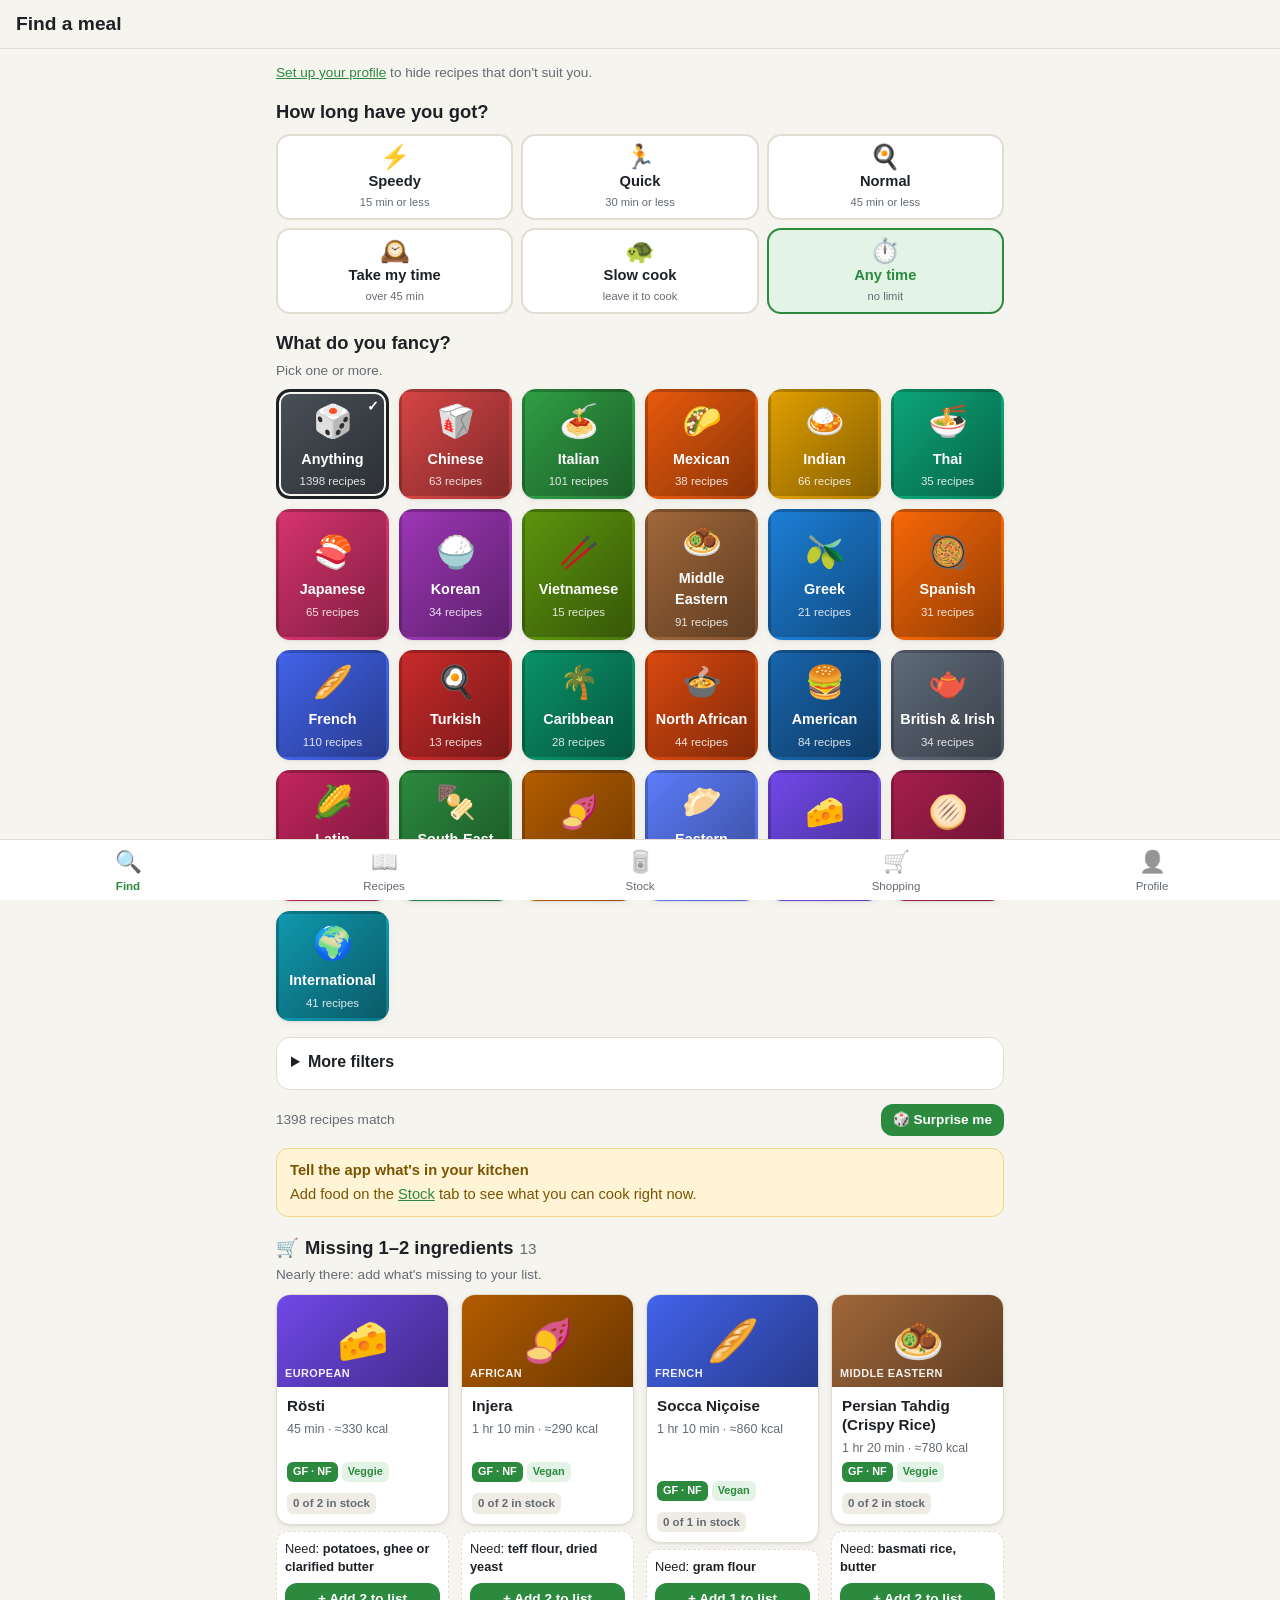
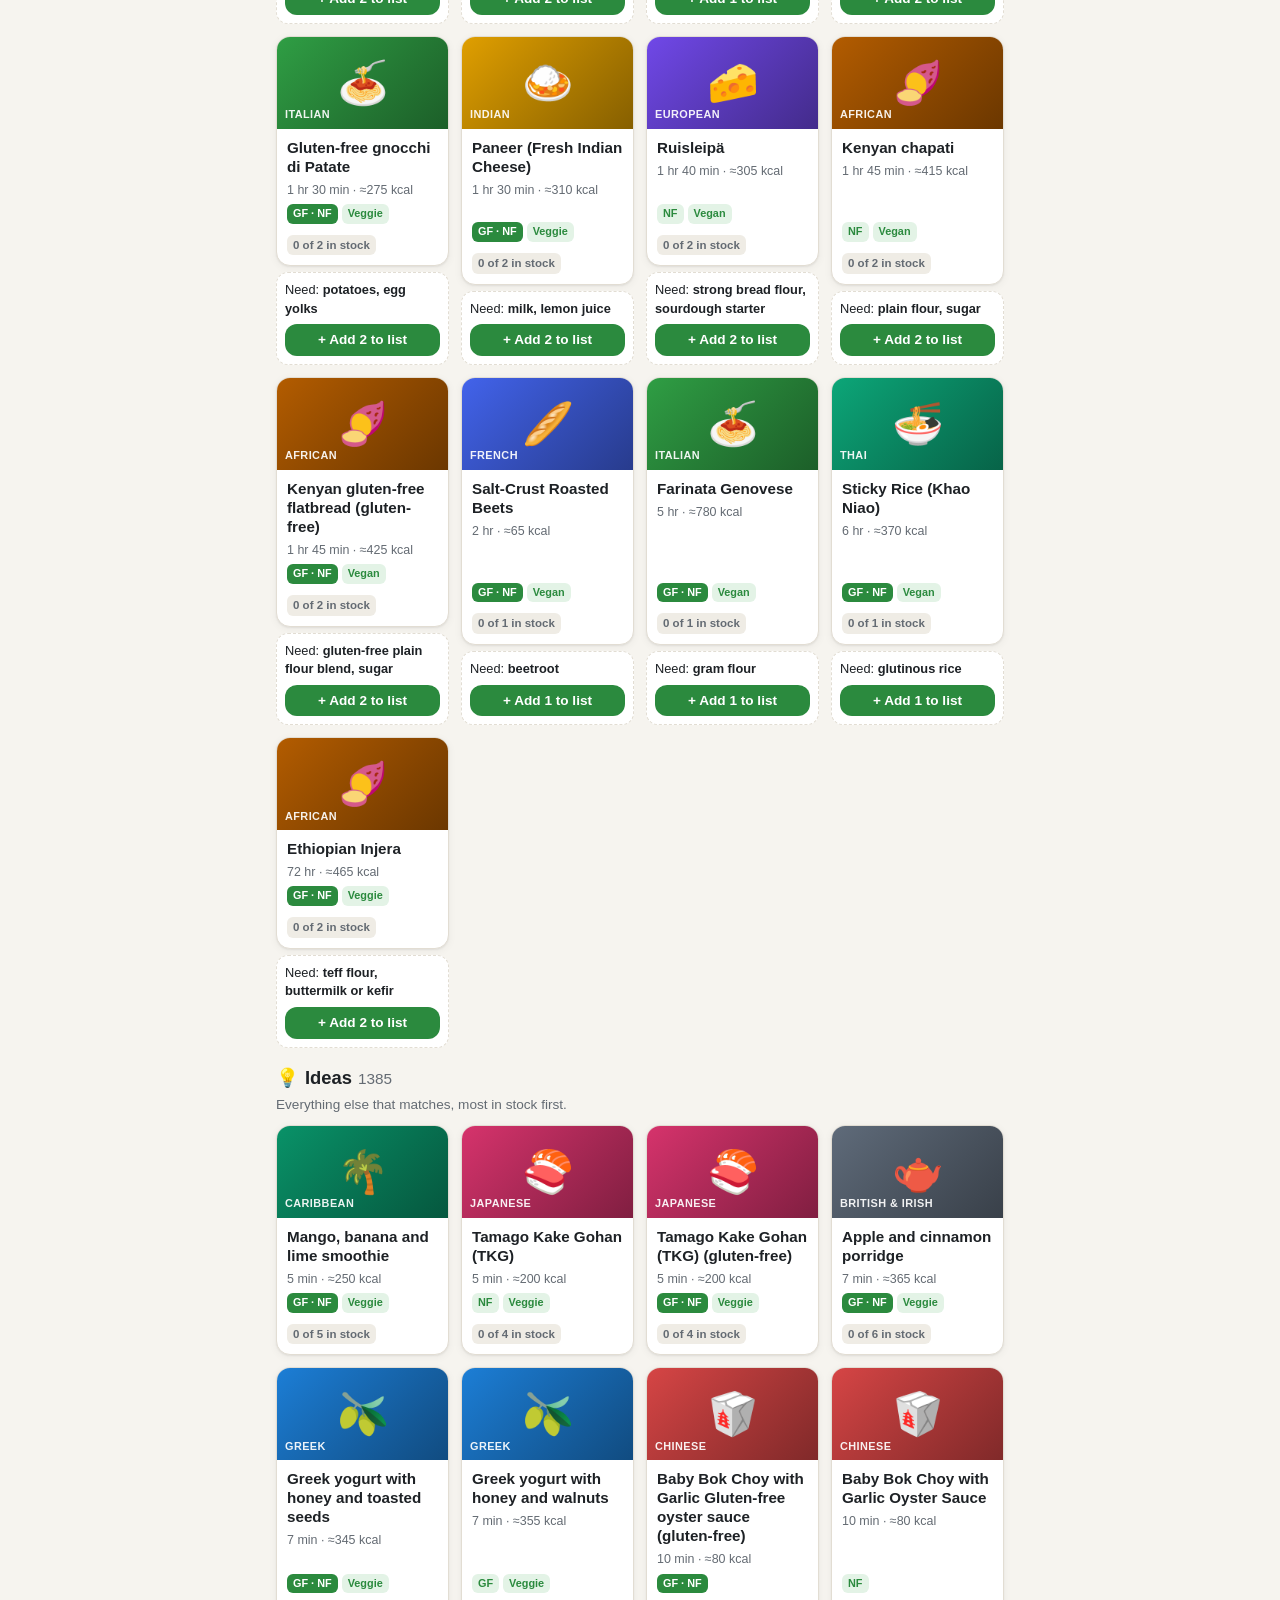
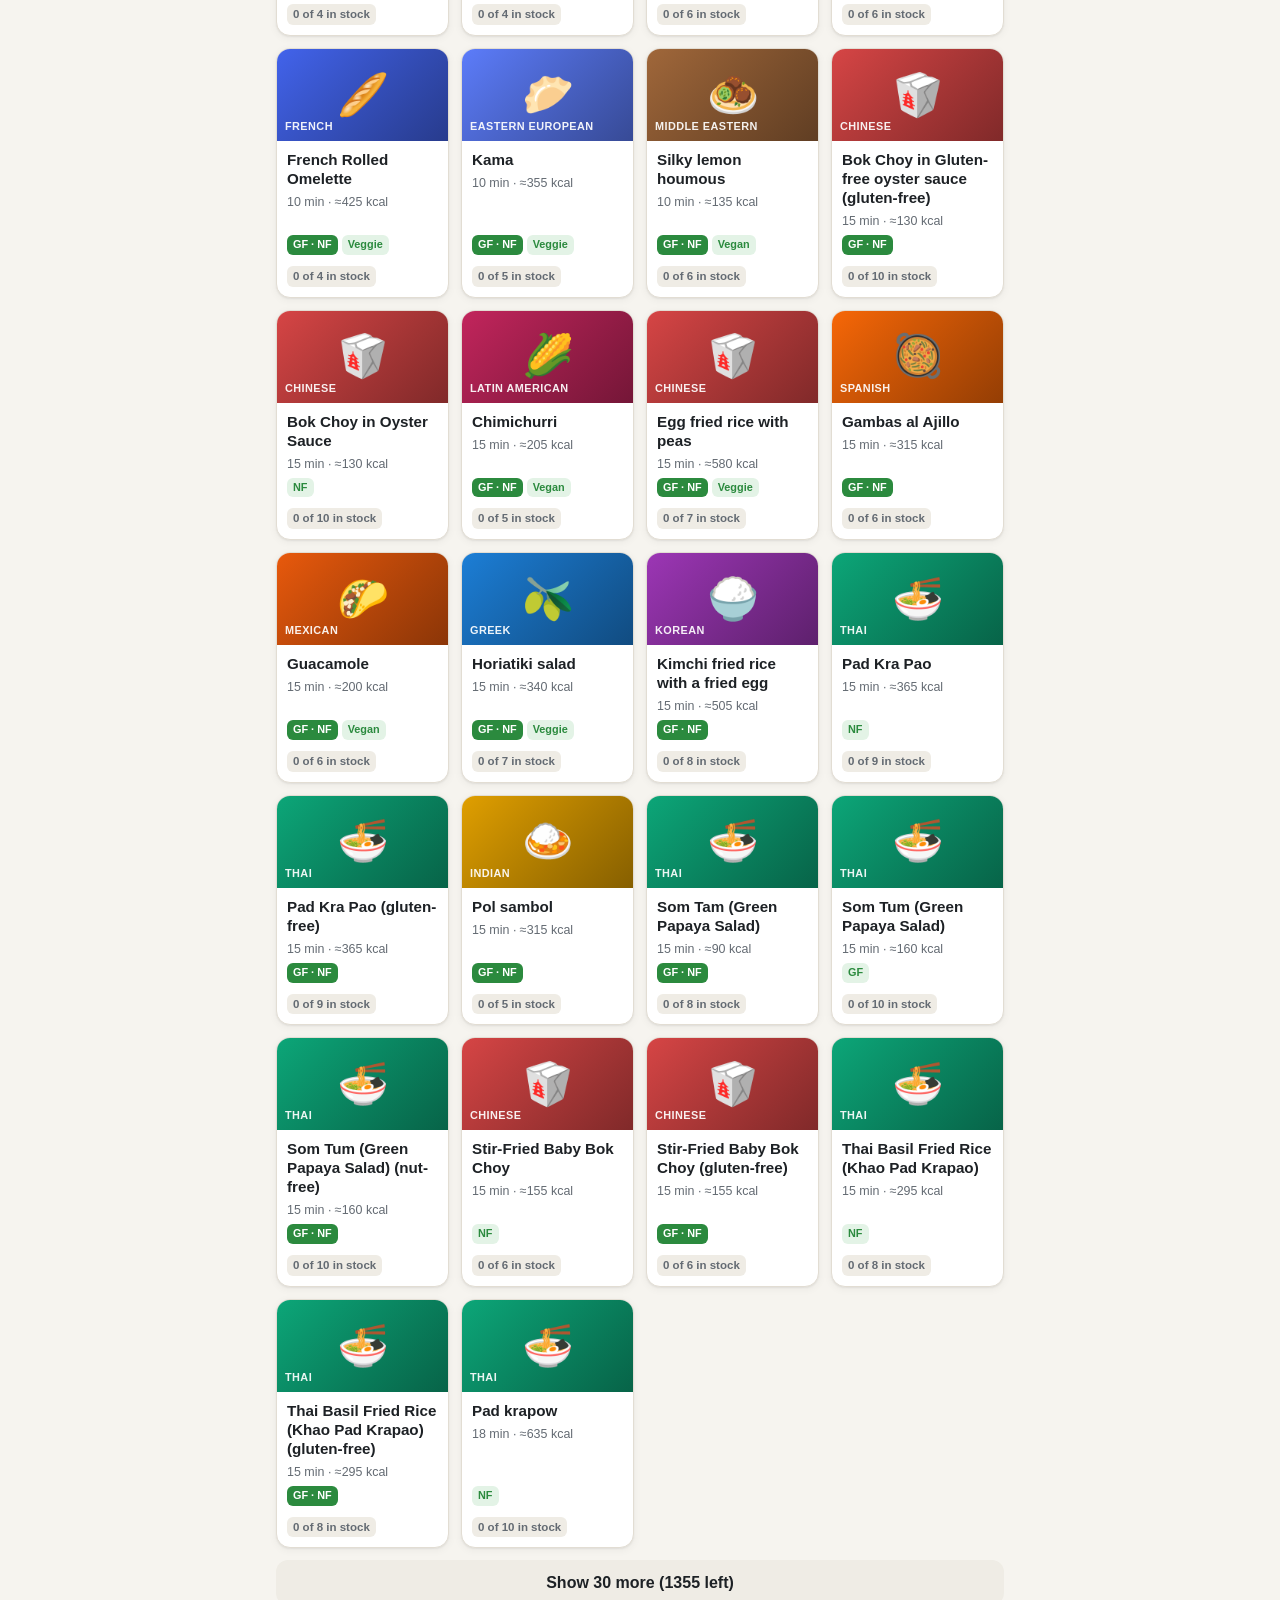
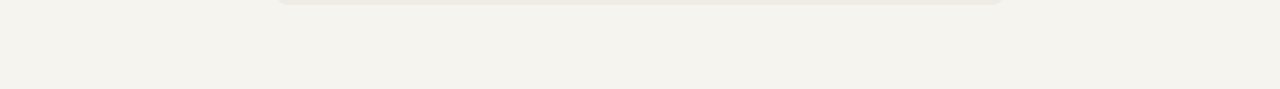
<file: index.html>
<!doctype html>
<html lang="en-GB">
<head>
<meta charset="utf-8">
<meta name="viewport" content="width=device-width, initial-scale=1, viewport-fit=cover">
<title>Meal Planner</title>
<meta name="description" content="Lauren's meal planner: recipes, kitchen stock and shopping.">
<meta name="theme-color" content="#2b8a3e" media="(prefers-color-scheme: light)">
<meta name="theme-color" content="#14181c" media="(prefers-color-scheme: dark)">
<link rel="manifest" href="manifest.webmanifest">
<link rel="icon" href="icons/icon.svg" type="image/svg+xml">
<link rel="apple-touch-icon" href="icons/apple-touch-icon.png">
<meta name="apple-mobile-web-app-capable" content="yes">
<meta name="mobile-web-app-capable" content="yes">
<meta name="apple-mobile-web-app-status-bar-style" content="default">
<meta name="apple-mobile-web-app-title" content="Meals">
<link rel="stylesheet" href="css/app.css">
<link rel="stylesheet" href="css/kitchen.css">
<link rel="stylesheet" href="css/find.css"><!-- meal finder (phase 3) -->
</head>
<body>
<header class="topbar">
  <button class="back" id="back" hidden aria-label="Back">‹</button>
  <h1 id="title">Meal Planner</h1>
</header>
<main id="view" tabindex="-1"><p class="loading">Loading recipes…</p></main>
<nav class="tabs" aria-label="Main">
  <a href="#/find" data-tab="find"><span aria-hidden="true">🔍</span>Find</a>
  <a href="#/recipes" data-tab="recipes"><span aria-hidden="true">📖</span>Recipes</a>
  <a href="#/stock" data-tab="stock"><span aria-hidden="true">🥫</span>Stock</a>
  <a href="#/shopping" data-tab="shopping"><span aria-hidden="true">🛒</span>Shopping</a>
  <a href="#/profile" data-tab="profile"><span aria-hidden="true">👤</span>Profile</a>
</nav>
<script type="module" src="js/app.js"></script>
</body>
</html>
</file>
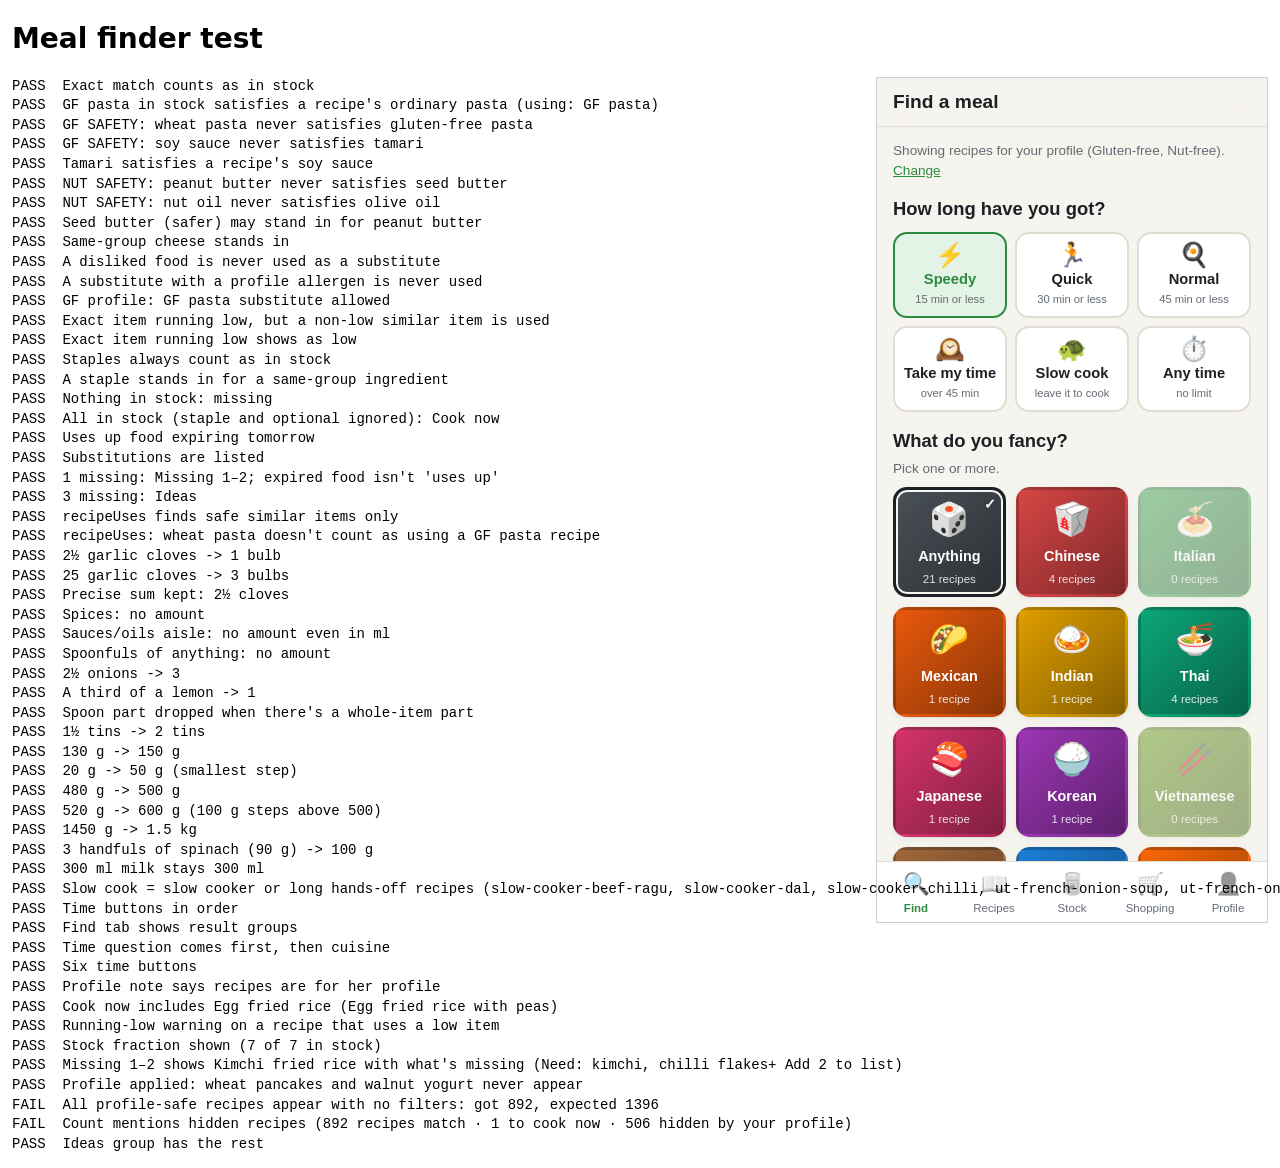
<file: tools/finder-test.html>
<!doctype html>
<html lang="en-GB">
<head>
<meta charset="utf-8">
<title>Meal finder test</title>
<style>
  body { font: 14px/1.4 system-ui, sans-serif; margin: 12px; }
  iframe { width: 390px; height: 844px; border: 1px solid #ccc; float: right; }
</style>
</head>
<body>
<!--
  Tests for the meal finder (phase 3), similar-item matching (js/match.js),
  shopping-list rounding (js/rounding.js) and the expired-food banner.
  Part 1 is pure unit tests; part 2 drives the real app in the iframe.
  WARNING: part 2 clears this browser's meal planner data first, so don't
  run it in the browser you use the app in.
  Serve the folder (python -m http.server 8010) and open /tools/finder-test.html.
  The last line is "DONE: n passed, n failed".
-->
<h1>Meal finder test</h1>
<iframe id="app" title="App under test"></iframe>
<pre id="out">Running…</pre>
<script type="module">
const out = document.getElementById("out");
const frame = document.getElementById("app");
const lines = [];
let passes = 0, failures = 0;
const log = (ok, msg) => { ok ? passes++ : failures++; lines.push(`${ok ? "PASS" : "FAIL"}  ${msg}`); out.textContent = lines.join("\n"); };
const eq = (a, b, msg) => log(JSON.stringify(a) === JSON.stringify(b), `${msg}${JSON.stringify(a) === JSON.stringify(b) ? "" : `: got ${JSON.stringify(a)}, expected ${JSON.stringify(b)}`}`);
const sleep = (ms) => new Promise((r) => setTimeout(r, ms));
const errors = [];

async function until(fn, ms = 4000) {
  const end = Date.now() + ms;
  while (Date.now() < end) { try { const v = fn(); if (v) return v; } catch {} await sleep(50); }
  return null;
}
const doc = () => frame.contentDocument;
const q = (sel) => doc().querySelector(sel);
const qa = (sel) => [...doc().querySelectorAll(sel)];
const text = (el) => (el ? el.textContent.replace(/\s+/g, " ").trim() : "");
async function go(hash) { frame.contentWindow.location.hash = hash; await sleep(300); }
async function click(el) { el.click(); await sleep(250); }
const ymd = (offset) => { const t = new Date(); t.setDate(t.getDate() + offset); return `${t.getFullYear()}-${String(t.getMonth() + 1).padStart(2, "0")}-${String(t.getDate()).padStart(2, "0")}`; };

// ------------------------------------------------------------------ part 1: unit tests
async function unitTests() {
  const M = await import("../js/match.js");
  const R = await import("../js/rounding.js");
  const I = (id, group, flags = [], allergens = [], extra = {}) => ({ id, name: id, group, flags, allergens, aisle: "tins-dry", units: {}, ...extra });
  const ingById = Object.fromEntries([
    I("pasta", "any-pasta", ["gluten"], ["gluten"]), I("gf-pasta", "any-pasta"),
    I("soy", "soy-sauce", ["gluten"], ["soya", "gluten"]), I("tamari", "soy-sauce", [], ["soya"]),
    I("peanut-butter", "spread", [], ["peanuts"]), I("seed-butter", "spread"),
    I("hazelnut-oil", "oil", [], ["nuts"]),
    I("cheddar", "cheese", ["dairy"], ["milk"]), I("feta", "cheese", ["dairy"], ["milk"]),
    I("olive-oil", "oil"), I("veg-oil", "oil"), I("salt", null), I("spinach", "leaf"), I("kale", "leaf"),
  ].map((i) => [i.id, i]));
  const idx = (stock, staples = ["salt"]) => M.makeStockIndex(stock.map((s) => (typeof s === "string" ? { ingId: s } : s)), staples, ingById,
    { daysUntil: (d) => Number(d), soonDays: 3 });
  const st = (line, stock, profile, staples) => { const m = M.matchLine(line, idx(stock, staples), ingById, profile); return [m.status, m.using]; };

  eq(st({ id: "pasta" }, ["pasta"]), ["in", "pasta"], "Exact match counts as in stock");
  eq(st({ id: "pasta" }, ["gf-pasta"]), ["in", "gf-pasta"], "GF pasta in stock satisfies a recipe's ordinary pasta (using: GF pasta)");
  eq(st({ id: "gf-pasta" }, ["pasta"]), ["missing", null], "GF SAFETY: wheat pasta never satisfies gluten-free pasta");
  eq(st({ id: "tamari" }, ["soy"]), ["missing", null], "GF SAFETY: soy sauce never satisfies tamari");
  eq(st({ id: "soy" }, ["tamari"]), ["in", "tamari"], "Tamari satisfies a recipe's soy sauce");
  eq(st({ id: "seed-butter" }, ["peanut-butter"]), ["missing", null], "NUT SAFETY: peanut butter never satisfies seed butter");
  eq(st({ id: "olive-oil" }, ["hazelnut-oil"], null, []), ["missing", null], "NUT SAFETY: nut oil never satisfies olive oil");
  eq(st({ id: "peanut-butter" }, ["seed-butter"]), ["in", "seed-butter"], "Seed butter (safer) may stand in for peanut butter");
  eq(st({ id: "cheddar" }, ["feta"]), ["in", "feta"], "Same-group cheese stands in");
  eq(st({ id: "cheddar" }, ["feta"], { dislikes: ["feta"] }), ["missing", null], "A disliked food is never used as a substitute");
  eq(st({ id: "cheddar" }, ["feta"], { allergens: ["milk"] }), ["missing", null], "A substitute with a profile allergen is never used");
  eq(st({ id: "pasta" }, ["gf-pasta"], { diets: ["gluten-free"] }), ["in", "gf-pasta"], "GF profile: GF pasta substitute allowed");
  eq(st({ id: "spinach" }, [{ ingId: "spinach", low: true }, "kale"]), ["in", "kale"], "Exact item running low, but a non-low similar item is used");
  eq(st({ id: "spinach" }, [{ ingId: "spinach", low: true }]), ["low", "spinach"], "Exact item running low shows as low");
  eq(st({ id: "salt" }, []), ["staple", "salt"], "Staples always count as in stock");
  eq(st({ id: "olive-oil" }, [], null, ["veg-oil"]), ["staple", "veg-oil"], "A staple stands in for a same-group ingredient");
  eq(st({ id: "kale" }, []), ["missing", null], "Nothing in stock: missing");

  const recipe = { ingredients: [{ id: "pasta" }, { id: "cheddar" }, { id: "spinach" }, { id: "salt" }, { id: "kale", optional: true }] };
  let m = M.matchRecipe(recipe, idx(["gf-pasta", "cheddar", { ingId: "spinach", expiry: "1" }]), ingById, null);
  eq([m.needed, m.have, M.groupOf(m)], [3, 3, "now"], "All in stock (staple and optional ignored): Cook now");
  eq(m.usesUp, ["spinach"], "Uses up food expiring tomorrow");
  eq(m.subs.map((s) => s.using), ["gf-pasta"], "Substitutions are listed");
  m = M.matchRecipe(recipe, idx(["gf-pasta", { ingId: "spinach", expiry: "-2" }]), ingById, null);
  eq([m.missing.map((l) => l.id), M.groupOf(m), m.usesUp], [["cheddar"], "nearly", []], "1 missing: Missing 1–2; expired food isn't 'uses up'");
  m = M.matchRecipe(recipe, idx([]), ingById, null);
  eq([m.missing.length, M.groupOf(m), m.pct], [3, "ideas", 0], "3 missing: Ideas");
  log(M.recipeUses(recipe, "gf-pasta", ingById) && !M.recipeUses(recipe, "soy", ingById), "recipeUses finds safe similar items only");
  log(!M.recipeUses({ ingredients: [{ id: "gf-pasta" }] }, "pasta", ingById), "recipeUses: wheat pasta doesn't count as using a GF pasta recipe");

  // Rounding
  const garlic = { id: "garlic", aisle: "fruit-veg", units: { clove: 5, each: 40 } };
  const shop = (combined, ing) => R.roundedText(combined, ing);
  eq(shop(R.preconvert([{ qty: 2.5, unit: "clove" }], garlic), garlic), "1 bulb", "2½ garlic cloves -> 1 bulb");
  eq(shop(R.preconvert([{ qty: 25, unit: "clove" }], garlic), garlic), "3 bulbs", "25 garlic cloves -> 3 bulbs");
  eq(R.preciseText([{ qty: 2.5, unit: "clove" }]), "2½ cloves", "Precise sum kept: 2½ cloves");
  eq(shop([{ qty: 1, unit: "tsp" }], { id: "cumin", aisle: "spices-sauces", units: {} }), "", "Spices: no amount");
  eq(shop([{ qty: 200, unit: "ml" }], { id: "soy", aisle: "spices-sauces", units: {} }), "", "Sauces/oils aisle: no amount even in ml");
  eq(shop([{ qty: 2, unit: "tbsp" }], { id: "ginger", aisle: "fruit-veg", units: { tbsp: 15 } }), "", "Spoonfuls of anything: no amount");
  eq(shop([{ qty: 2.5, unit: "each" }], { id: "onion", aisle: "fruit-veg", units: { each: 150 } }), "3", "2½ onions -> 3");
  eq(shop([{ qty: 0.3, unit: "each" }], { id: "lemon", aisle: "fruit-veg", units: {} }), "1", "A third of a lemon -> 1");
  eq(shop([{ qty: 1, unit: "each" }, { qty: 1, unit: "tbsp" }], { id: "lemon", aisle: "fruit-veg", units: {} }), "1", "Spoon part dropped when there's a whole-item part");
  eq(shop([{ qty: 1.5, unit: "tin" }], { id: "chickpeas", aisle: "tins-dry", units: { tin: 400 } }), "2 tins", "1½ tins -> 2 tins");
  eq(shop([{ qty: 130, unit: "g" }], { id: "rice", aisle: "tins-dry" }), "150 g", "130 g -> 150 g");
  eq(shop([{ qty: 20, unit: "g" }], { id: "rice", aisle: "tins-dry" }), "50 g", "20 g -> 50 g (smallest step)");
  eq(shop([{ qty: 480, unit: "g" }], { id: "rice", aisle: "tins-dry" }), "500 g", "480 g -> 500 g");
  eq(shop([{ qty: 520, unit: "g" }], { id: "rice", aisle: "tins-dry" }), "600 g", "520 g -> 600 g (100 g steps above 500)");
  eq(shop([{ qty: 1450, unit: "g" }], { id: "rice", aisle: "tins-dry" }), "1.5 kg", "1450 g -> 1.5 kg");
  eq(shop([{ qty: 3, unit: "handful" }], { id: "spinach", aisle: "fruit-veg", units: { handful: 30 } }), "100 g", "3 handfuls of spinach (90 g) -> 100 g");
  eq(shop([{ qty: 300, unit: "ml" }], { id: "milk", aisle: "dairy-eggs" }), "300 ml", "300 ml milk stays 300 ml");

  // Time buttons on the real recipes
  const F = await import("../js/views/find.js");
  const index = await (await fetch("../data/recipes/index.json")).json();
  const recipes = (await Promise.all(index.batches.map(async (f) => (await fetch(`../data/recipes/${f}`)).json()))).flat();
  const slow = recipes.filter((r) => F.isSlowCook(r)).map((r) => r.id);
  log(slow.includes("slow-cooker-dal") && slow.includes("slow-cooker-beef-ragu") && !slow.includes("egg-fried-rice"),
    `Slow cook = slow cooker or long hands-off recipes (${slow.join(", ")})`);
  eq(F.TIMES.map((t) => t.id), ["speedy", "quick", "normal", "long", "slow"], "Time buttons in order");
  return recipes;
}

// ------------------------------------------------------------------ part 2: the app
async function appTests(recipes) {
  // Fresh data: wipe the database and remembered filters, then seed stock and a profile.
  localStorage.removeItem("mp-finder-v1");
  await new Promise((res) => { const r = indexedDB.deleteDatabase("lauren-meal-planner"); r.onsuccess = r.onerror = r.onblocked = res; });
  const db = await import("../js/db.js");
  const byId = Object.fromEntries(recipes.map((r) => [r.id, r]));
  const ingName = Object.fromEntries((await (await fetch("../data/ingredients.json")).json()).map((i) => [i.id, i.name]));
  const egg = byId["egg-fried-rice"];
  window.__names = { egg: egg.name, kimchi: byId["kimchi-fried-rice"].name, walnut: byId["yogurt-honey-walnuts"].name };
  const stockIds = new Set(egg.ingredients.filter((l) => !l.optional).map((l) => l.id));
  stockIds.add("gf-pasta");          // for the spaghetti "using: GF pasta" check
  for (const id of stockIds) await db.put("stock", { id, ingId: id, name: ingName[id] || id, storage: "cupboard", aisle: "tins-dry", low: id === "tamari", lowSource: id === "tamari" ? "user" : null, expiry: null });
  await db.put("stock", { id: "spinach", ingId: "spinach", name: "Spinach", storage: "fridge", aisle: "fruit-veg", low: false, expiry: ymd(-2) });
  await db.put("stock", { id: "milk", ingId: "milk", name: "Milk", storage: "fridge", aisle: "dairy-eggs", low: false, expiry: ymd(-1) });
  await db.put("profile", { id: "me", diets: ["gluten-free", "nut-free"], allergens: ["gluten", "peanuts", "nuts"], coeliac: true, dislikes: [], tools: null, household: 2 });

  frame.src = "../index.html#/find";
  await new Promise((r) => frame.addEventListener("load", r, { once: true }));
  const w = frame.contentWindow;
  w.addEventListener("error", (e) => errors.push(e.message));
  w.addEventListener("unhandledrejection", (e) => errors.push(String(e.reason)));
  const origErr = w.console.error.bind(w.console);
  w.console.error = (...a) => { errors.push(a.join(" ")); origErr(...a); };

  log(!!(await until(() => q("#results .fgroup"))), "Find tab shows result groups");
  const hs = qa(".find-h").map(text);
  eq(hs, ["How long have you got?", "What do you fancy?"], "Time question comes first, then cuisine");
  eq(qa("#times [data-time]").map((b) => text(b.querySelector("b"))), ["Speedy", "Quick", "Normal", "Take my time", "Slow cook", "Any time"], "Six time buttons");
  log(text(q(".profile-note")).includes("Gluten-free") && text(q(".profile-note")).includes("Nut-free"), "Profile note says recipes are for her profile");

  const groupNames = (g) => qa(`.g-${g} .card-title`).map(text);
  const allNames = () => [...groupNames("now"), ...groupNames("nearly"), ...groupNames("ideas")];
  const shownCount = () => Number((text(q("#count")).match(/^(\d+)/) || [])[1]);
  const fits = recipes.filter((r) => !["fluffy-pancakes", "yogurt-honey-walnuts"].includes(r.id));
  log(groupNames("now").includes(window.__names.egg), `Cook now includes Egg fried rice (${groupNames("now").join(", ")})`);
  const eggItem = qa(".g-now .fitem").find((x) => text(x.querySelector(".card-title")) === window.__names.egg);
  log(text(eggItem).includes("Low on tamari"), "Running-low warning on a recipe that uses a low item");
  log(text(eggItem).includes(`${egg.ingredients.filter((l) => !l.optional && !["vegetable-oil"].includes(l.id)).length} of`) || /\d+ of \d+ in stock/.test(text(eggItem)), `Stock fraction shown (${text(eggItem.querySelector(".frac"))})`);
  const kimchi = qa(".g-nearly .fitem").find((x) => text(x.querySelector(".card-title")) === window.__names.kimchi);
  log(!!kimchi && /kimchi/.test(text(kimchi.querySelector(".fmiss"))), `Missing 1–2 shows Kimchi fried rice with what's missing (${text(kimchi?.querySelector(".fmiss"))})`);
  log(!allNames().some((n) => /pancakes/i.test(n) && !/gluten/i.test(n)) && !allNames().includes(window.__names.walnut), "Profile applied: wheat pancakes and walnut yogurt never appear");
  eq(shownCount(), fits.length, "All profile-safe recipes appear with no filters");
  log(text(q("#count")).includes("2 hidden by your profile"), `Count mentions hidden recipes (${text(q("#count"))})`);
  log(groupNames("ideas").length > 0, "Ideas group has the rest");

  // Time filters
  const tot = (r) => (r.prepMins || 0) + (r.cookMins || 0);
  const speedyWant = fits.filter((r) => tot(r) <= 15).length;
  await click(q('[data-time="speedy"]')); await sleep(150);
  eq(shownCount(), speedyWant, "Speedy shows only recipes of 15 min or less");
  log(q('[data-time="speedy"]').getAttribute("aria-pressed") === "true", "Speedy button shows as selected");
  await click(q('[data-time="slow"]')); await sleep(150);
  const slowWant = fits.filter((r) => r.tools.includes("slow-cooker") || ((r.cookMins || 0) >= 60 && (r.prepMins || 0) <= 20)).length;
  eq(shownCount(), slowWant, "Slow cook shows slow-cooker / hands-off recipes");
  await click(q('[data-time="slow"]')); await sleep(150);
  eq(shownCount(), fits.length, "Tapping the selected time again clears it");
  await click(q('[data-time="long"]')); await sleep(150);
  eq(shownCount(), fits.filter((r) => tot(r) > 45).length, "Take my time shows recipes over 45 min");
  await click(q('[data-time=""]')); await sleep(150);

  // Cuisines (multi-select)
  await click(q('[data-cuisine="italian"]')); await sleep(150);
  await click(q('[data-cuisine="thai"]')); await sleep(150);
  const it = fits.filter((r) => ["italian", "thai"].includes(r.cuisine)).length;
  eq(shownCount(), it, "Italian + Thai together");
  log(qa("#results .cuisine-label").every((el) => /italian|thai/i.test(text(el))), "Only Italian and Thai cards shown");
  await click(q('[data-cuisine=""]')); await sleep(150);
  eq(shownCount(), fits.length, "Anything clears the cuisines");

  // More filters
  q("#more").open = true;
  const tool = q("#tool"); tool.value = "air-fryer"; tool.dispatchEvent(new Event("change", { bubbles: true })); await sleep(200);
  eq(shownCount(), fits.filter((r) => r.tools.includes("air-fryer")).length, "Air fryer meals filter");
  q("#reset").click(); await sleep(300);
  eq(shownCount(), fits.length, "Clear all filters");

  // Remembered filters
  await click(q('[data-time="quick"]')); await sleep(150);
  await go("#/stock"); await go("#/find"); await sleep(200);
  log(q('[data-time="quick"]').getAttribute("aria-pressed") === "true", "Filters are remembered when you come back");
  await click(q('[data-time=""]')); await sleep(150);

  // Add missing to shopping list
  const k2 = qa(".g-nearly .fitem").find((x) => text(x.querySelector(".card-title")) === window.__names.kimchi);
  await click(k2.querySelector("[data-add]")); await sleep(200);
  const k3 = qa(".g-nearly .fitem").find((x) => text(x.querySelector(".card-title")) === window.__names.kimchi);
  log(text(k3).includes("On your list"), "Add missing: button changes to 'On your list'");
  await go("#/shopping"); await sleep(300);
  const shopNames = qa(".shrow .shname b").map(text);
  log(shopNames.some((n) => /kimchi/i.test(n)), `Missing items reach the shopping list (${shopNames.join(", ")})`);
  log(text(q(".shrow")).includes(window.__names.kimchi), "Shopping items are tagged with the recipe");

  // Surprise me
  await go("#/find"); await sleep(250);
  await click(q("#surprise")); await sleep(300);
  log(w.location.hash.startsWith("#/recipe/"), `Surprise me opens a recipe (${w.location.hash})`);

  // Recipe page uses the same matching
  await go("#/recipe/spaghetti-pomodoro"); await sleep(400);
  const gfLine = qa("#ings li").find((li) => /gluten-free spaghetti/i.test(text(li)));
  log(!!gfLine && /using: gluten-free pasta/i.test(text(gfLine)) && gfLine.classList.contains("st-in"), `Recipe page: GF spaghetti covered by GF pasta in stock (${text(gfLine)})`);
  await go("#/recipe/egg-fried-rice"); await sleep(400);
  const tam = qa("#ings li").find((li) => /tamari/i.test(text(li)));
  log(!!tam && tam.classList.contains("st-low"), "Recipe page: tamari shows Low, like the finder");

  // Expired banner on the Stock tab
  await go("#/stock"); await sleep(400);
  const banner = () => q(".expired-banner");
  log(!!banner() && /2 items have expired/.test(text(banner())) && /spinach/.test(text(banner())) && /milk/.test(text(banner())), `Expired banner lists both items (${text(banner()?.querySelector("b"))})`);
  const spinRow = qa(".srow").find((r) => /Spinach/.test(text(r)));
  log(!!spinRow && /Expired 2 days ago/.test(text(spinRow)) && spinRow.classList.contains("expired"), "Expired item row shows a clear warning");
  log(!/Spinach/.test(text(q(".useup"))), "Expired items aren't in the 'Use it up' strip");
  await click(q('[data-exp-dismiss="spinach"]'));
  log(!!banner() && !/spinach/i.test(text(banner())) && /milk/i.test(text(banner())), "Keep dismisses one item's warning");
  log(qa(".srow").some((r) => /Spinach/.test(text(r))), "A dismissed expired item stays in stock");
  await go("#/find"); await go("#/stock"); await sleep(300);
  log(!banner() || !/spinach/i.test(text(banner())), "Dismissal is remembered");
  await click(q('[data-exp-dismiss="all"]'));
  log(!banner(), "✕ dismisses the banner in one tap");
  // Changing the expiry date brings the warning back
  await click(qa(".srow").find((r) => /Spinach/.test(text(r))).querySelector("[data-edit]"));
  const date = q(".sedit [data-exp]"); date.value = ymd(-3); date.dispatchEvent(new Event("change", { bubbles: true })); await sleep(300);
  log(!!banner() && /spinach/i.test(text(banner())), "A new expiry date brings the warning back");
  await click(q('[data-exp-remove="spinach"]'));
  log(!qa(".srow").some((r) => /Spinach/.test(text(r))) && !banner(), "Remove takes an expired item out of stock");
  await click(q(".toast button")); await sleep(300);
  log(qa(".srow").some((r) => /Spinach/.test(text(r))), "Undo puts it back");

  // Shopping rounding in the real list
  await go("#/recipe/egg-fried-rice"); await sleep(400);
  await click(q("[data-addall]")); await sleep(300);
  await go("#/shopping"); await sleep(300);
  const garlicRow = qa(".shrow").find((r) => /^Garlic/.test(text(r.querySelector(".shname b"))));
  log(!!garlicRow && /\d+ bulbs?/.test(text(garlicRow.querySelector(".amt"))) && /needs .*clove/.test(text(garlicRow.querySelector(".precise"))),
    `Garlic rounded to bulbs with the exact need shown (${text(garlicRow?.querySelector(".shname"))})`);
  const tamRow = qa(".shrow").find((r) => /Tamari/.test(text(r.querySelector(".shname b"))));
  log(!!tamRow && !tamRow.querySelector(".amt"), `Sauces show no amount (${text(tamRow?.querySelector(".shname"))})`);

  log(errors.length === 0, `No console errors${errors.length ? ": " + errors.join(" | ") : ""}`);
}

(async () => {
  try {
    const recipes = await unitTests();
    await appTests(recipes);
  } catch (e) {
    log(false, `Test crashed: ${e.stack || e}`);
  }
  lines.push(`\nDONE: ${passes} passed, ${failures} failed`);
  out.textContent = lines.join("\n");
  document.title = `DONE ${passes}/${passes + failures}`;
})();
</script>
</body>
</html>
</file>
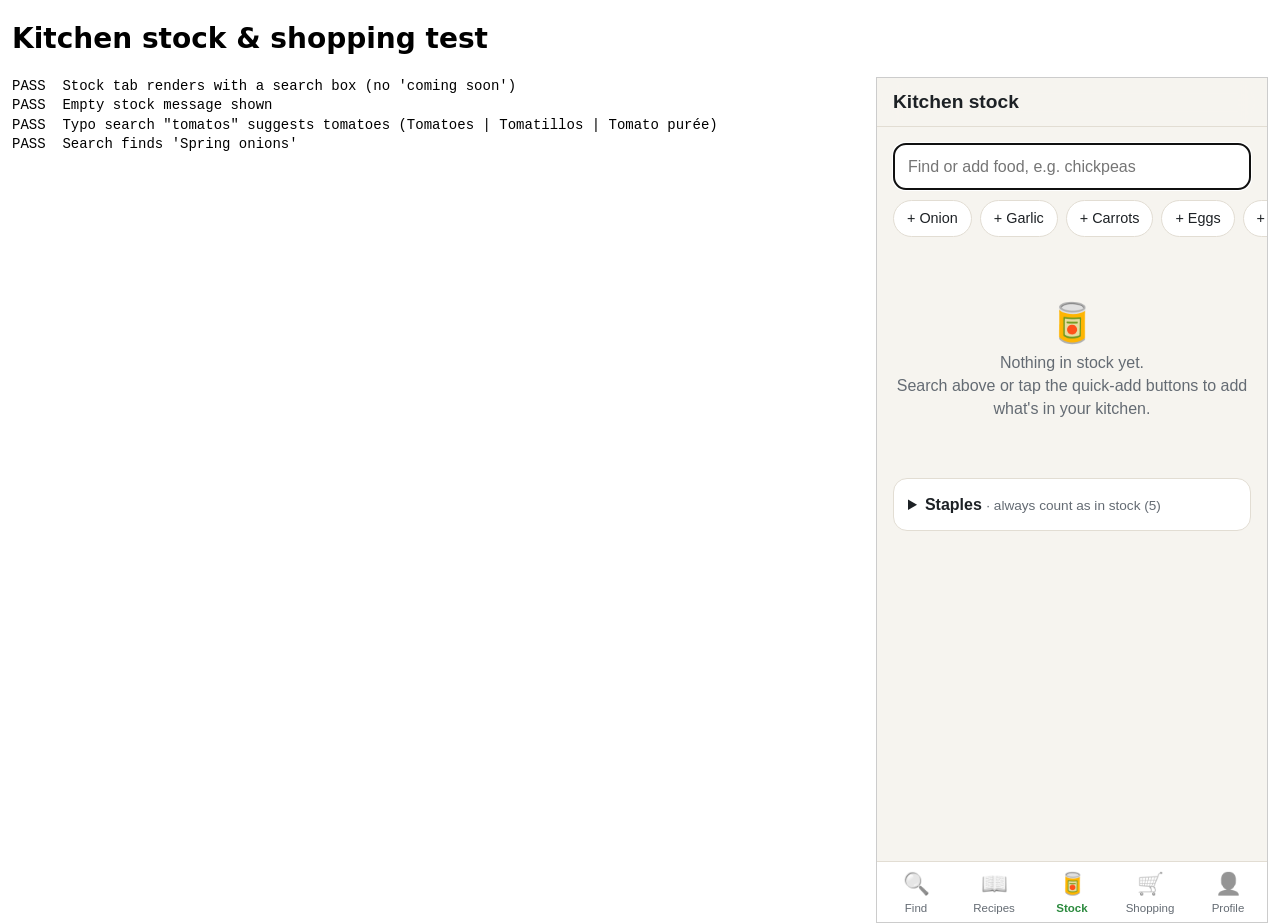
<file: tools/kitchen-test.html>
<!doctype html>
<html lang="en-GB">
<head>
<meta charset="utf-8">
<title>Kitchen stock & shopping test</title>
<style>
  body { font: 14px/1.4 system-ui, sans-serif; margin: 12px; }
  iframe { width: 390px; height: 844px; border: 1px solid #ccc; float: right; }
  .pass { color: #2b8a3e; } .fail { color: #c92a2a; font-weight: bold; }
</style>
</head>
<body>
<!--
  Drives the real app (in the iframe) through the stock and shopping flows
  and prints PASS/FAIL lines. WARNING: it clears this browser's meal planner
  data first, so don't run it in the browser you use the app in.
  Serve the folder (python -m http.server 8010) and open /tools/kitchen-test.html.
-->
<h1>Kitchen stock & shopping test</h1>
<iframe id="app" title="App under test"></iframe>
<pre id="out">Running…</pre>
<script type="module">
const out = document.getElementById("out");
const frame = document.getElementById("app");
const lines = [];
let failures = 0;
const log = (ok, msg) => { if (!ok) failures++; lines.push(`${ok ? "PASS" : "FAIL"}  ${msg}`); out.textContent = lines.join("\n"); };
const sleep = (ms) => new Promise((r) => setTimeout(r, ms));
const errors = [];

async function until(fn, ms = 4000) {
  const end = Date.now() + ms;
  while (Date.now() < end) { try { const v = fn(); if (v) return v; } catch {} await sleep(50); }
  return null;
}
const doc = () => frame.contentDocument;
const q = (sel) => doc().querySelector(sel);
const qa = (sel) => [...doc().querySelectorAll(sel)];
const text = (el) => (el ? el.textContent.replace(/\s+/g, " ").trim() : "");
async function go(hash) { frame.contentWindow.location.hash = hash; await sleep(250); }
async function type(input, value) {
  input.value = value;
  input.dispatchEvent(new Event("input", { bubbles: true }));
  await sleep(60);
}
async function click(el) { el.click(); await sleep(200); }
const rowNamed = (sel, name) => qa(sel).find((r) => text(r.querySelector(".sname span, .shname b")).replace(/ \(own item\)$/, "") === name);

async function main() {
  await new Promise((res) => { const r = indexedDB.deleteDatabase("lauren-meal-planner"); r.onsuccess = r.onerror = r.onblocked = res; });

  const ingredients = await (await fetch("../data/ingredients.json")).json();
  const ingById = Object.fromEntries(ingredients.map((i) => [i.id, i]));
  const index = await (await fetch("../data/recipes/index.json")).json();
  const recipes = (await Promise.all(index.batches.map(async (f) => (await fetch(`../data/recipes/${f}`)).json()))).flat();

  frame.src = "../index.html#/stock";
  await new Promise((r) => frame.addEventListener("load", r, { once: true }));
  const w = frame.contentWindow;
  w.addEventListener("error", (e) => errors.push(e.message));
  w.addEventListener("unhandledrejection", (e) => errors.push(String(e.reason)));
  const origErr = w.console.error.bind(w.console);
  w.console.error = (...a) => { errors.push(a.join(" ")); origErr(...a); };
  w.confirm = () => true;

  log(!!(await until(() => q(".screen #fs input"))), "Stock tab renders with a search box (no 'coming soon')");
  log(text(q(".empty")).includes("Nothing in stock"), "Empty stock message shown");

  // Search with a typo.
  const input = q("#fs input");
  await type(input, "tomatos");
  const sugg = qa("#fs .fsearch-list button").map(text);
  log(sugg.some((s) => /tomato/i.test(s)), `Typo search "tomatos" suggests tomatoes (${sugg.slice(0, 3).join(" | ")})`);
  await type(input, "spring onion");
  log(qa("#fs .fsearch-list button").map(text).some((s) => /spring onion/i.test(s)), "Search finds 'Spring onions'");

  // Add onion via Enter.
  await type(input, "onion");
  input.dispatchEvent(new KeyboardEvent("keydown", { key: "Enter", bubbles: true }));
  await sleep(300);
  log(!!rowNamed(".srow", "Onion"), "Enter adds the top match (Onion) to stock");
  log(text(q(".toast")).includes("Added Onion"), "Toast with Undo after adding");

  // Quick add.
  const chip = q("#quick [data-add]");
  const chipName = text(chip).replace(/^\+\s*/, "");
  await click(chip);
  log(!!rowNamed(".srow", chipName), `Quick-add button adds ${chipName}`);

  // Grouping by storage.
  const groups = qa(".group-h").map(text);
  log(groups.length >= 1, `Stock grouped by storage: ${groups.join(" / ")}`);

  // Mark low.
  await click(rowNamed(".srow", "Onion").querySelector("[data-low]"));
  log(rowNamed(".srow", "Onion").classList.contains("is-low"), "Low button marks Onion as running low");

  // Expiry date: tomorrow.
  await click(rowNamed(".srow", "Onion").querySelector("[data-edit]"));
  const date = q(".sedit [data-exp]");
  log(!!date, "Tapping the name opens the use-by editor");
  const t = new Date(); t.setDate(t.getDate() + 1);
  date.value = `${t.getFullYear()}-${String(t.getMonth() + 1).padStart(2, "0")}-${String(t.getDate()).padStart(2, "0")}`;
  date.dispatchEvent(new Event("change", { bubbles: true }));
  await sleep(300);
  log(text(q(".useup")).includes("Onion") && text(q(".useup")).includes("tomorrow"), `Use it up strip shows Onion (${text(q(".useup"))})`);
  log(rowNamed(".srow", "Onion").classList.contains("soon"), "Row highlighted as expiring soon");

  // Delete + undo.
  await click(rowNamed(".srow", "Onion").querySelector("[data-del]"));
  log(!rowNamed(".srow", "Onion"), "✕ removes Onion");
  await click(q(".toast button"));
  await sleep(200);
  const back = rowNamed(".srow", "Onion");
  log(!!back && back.classList.contains("is-low"), "Undo restores Onion (still low, with its date)");

  // Custom item.
  await type(q("#fs input"), "Dog biscuits");
  const customBtn = q("#fs [data-custom]");
  log(!!customBtn, "Offers to add an own item");
  await click(customBtn);
  const form = q("#custom");
  log(!form.hidden, "Own-item form shown");
  form.storage.value = "cupboard"; form.aisle.value = "household";
  form.requestSubmit();
  await sleep(300);
  log(!!rowNamed(".srow", "Dog biscuits"), "Own item added to stock");
  await click(rowNamed(".srow", "Dog biscuits").querySelector("[data-low]"));

  // Filter within stock.
  await type(q("#fs input"), "dog");
  log(qa(".srow").length === 1, "Typing filters the stock list");
  await type(q("#fs input"), "");

  // Staples.
  log(text(q("details.staples")).includes("Salt"), "Salt is a default staple");

  // ---------------- recipe page
  // Two recipes sharing a non-staple ingredient in the same unit, to test merging.
  let pair = null;
  outer: for (const a of recipes) for (const b of recipes) {
    if (a.id >= b.id) continue;
    for (const la of a.ingredients) {
      const lb = b.ingredients.find((x) => x.id === la.id && x.unit === la.unit && x.qty != null && la.qty != null && !x.optional && !la.optional);
      if (lb && !ingById[la.id].staple && la.id !== "onion") { pair = { a, b, id: la.id }; break outer; }
    }
  }
  log(!!pair, pair ? `Merge test: ${pair.a.name} + ${pair.b.name} share ${pair.id}` : "Found two recipes sharing an ingredient");

  await go(`#/recipe/${pair.a.id}`);
  await until(() => q(".ing-st"));
  const pills = qa("#ings .ing-st").map(text);
  log(pills.length === pair.a.ingredients.length, `Every ingredient has a stock mark (${[...new Set(pills)].join(", ")})`);
  const onionLi = q('#ings li[data-ing="onion"]');
  if (onionLi) log(text(onionLi.querySelector(".ing-st")) === "Low", "Onion shows as Low on the recipe");
  const saltLi = q('#ings li[data-ing="salt"], #ings li[data-ing="olive-oil"]');
  if (saltLi) log(text(saltLi.querySelector(".ing-st")) === "Staple", "Staples show as Staple");

  // Tap toggles stock.
  const missingLi = q("#ings li.st-missing");
  const missingId = missingLi?.dataset.ing;
  await click(missingLi);
  log(q(`#ings li[data-ing="${missingId}"]`).classList.contains("st-in"), `Tapping a missing ingredient (${missingId}) adds it to stock`);
  await click(q(`#ings li[data-ing="${missingId}"]`));
  log(q(`#ings li[data-ing="${missingId}"]`).classList.contains("st-missing"), "Tapping again removes it");

  // Servings change keeps the marks.
  await click(q("#more"));
  log(qa("#ings .ing-st").length === pair.a.ingredients.length, "Marks survive a servings change");

  const addMissing = q("[data-addmissing]");
  log(!!addMissing, `Button: ${text(addMissing)}`);
  const inStockOnA = qa("#ings li.st-in, #ings li.st-low").map((li) => li.dataset.ing).filter((id) => !ingById[id].staple);
  await click(addMissing);
  await sleep(300);
  log(text(q(".toast")).includes("shopping list"), `Toast: ${text(q(".toast"))}`);
  await go("#/shopping");
  await until(() => q(".shrow"));
  log(inStockOnA.every((id) => !q(`.shrow[data-id="${id}"]`)), `"Add missing" skipped what's already in stock (${inStockOnA.join(", ") || "none"})`);
  await go(`#/recipe/${pair.a.id}`);
  await until(() => q("[data-addall]"));
  await click(q("[data-addall]"));
  await sleep(300);

  await go(`#/recipe/${pair.b.id}`);
  await until(() => q("[data-addall]"));
  await click(q("[data-addall]"));
  await sleep(300);

  // ---------------- shopping list
  await go("#/shopping");
  await until(() => q(".shrow"));
  const shared = q(`.shrow[data-id="${pair.id}"]`);
  log(!!shared, `${ingById[pair.id].name} is on the list once`);
  log(text(shared?.querySelector(".for")).includes(pair.a.name) && text(shared?.querySelector(".for")).includes(pair.b.name),
    `Merged item lists both recipes (${text(shared?.querySelector(".for"))})`);
  log(!!text(shared?.querySelector(".amt")), `Combined amount shown: ${text(shared?.querySelector(".amt"))}`);
  log(!q('.shrow[data-id="salt"]'), "Staples aren't added to the list");
  const aisles = qa(".group-h").map(text);
  log(aisles.length >= 2, `Grouped by aisle: ${aisles.join(" / ")}`);

  // Running-low suggestions (Onion is low, but may already be on the list from a recipe).
  const onionListed = !!q('.shrow[data-id="onion"]');
  log(text(q(".lowbox")).includes("Dog biscuits") && text(q(".lowbox")).includes("Onion") !== onionListed,
    `Running-low items not on the list are suggested (${text(q(".lowbox"))})`);
  await click(q('.lowbox [data-addlow="all"]') || q(".lowbox [data-addlow]"));
  log(!!q('.shrow[data-id="onion"]') && !!rowNamed(".shrow", "Dog biscuits") && !q(".lowbox"), "Add all puts them on the list and hides the suggestions");

  // Free text.
  await type(q("#fs input"), "Birthday candles");
  await click(q("#fs [data-custom]"));
  log(!!rowNamed(".shrow", "Birthday candles"), "Free-text item added");

  // Tick and Done shopping.
  const tickIds = ["onion", pair.id];
  for (const id of tickIds) await click(q(`.shrow[data-id="${id}"] [data-tick]`));
  await click(rowNamed(".shrow", "Birthday candles").querySelector("[data-tick]"));
  await click(rowNamed(".shrow", "Dog biscuits").querySelector("[data-tick]"));
  log(q('.shrow[data-id="onion"]').classList.contains("ticked"), "Ticking greys the item");
  const groupOfOnion = q('.shrow[data-id="onion"]').parentElement;
  log(groupOfOnion.lastElementChild.classList.contains("ticked"), "Ticked items move to the bottom of their aisle");
  const before = qa(".shrow").length;
  await click(q("[data-done]"));
  await sleep(300);
  log(qa(".shrow").length === before - 4, `Done shopping removes the 4 ticked items (toast: ${text(q(".toast"))})`);

  await go("#/stock");
  await until(() => q(".srow"));
  const onionRow = rowNamed(".srow", "Onion");
  log(!!onionRow && !onionRow.classList.contains("is-low"), "Onion is back in stock with its Low mark cleared");
  log(!!rowNamed(".srow", ingById[pair.id].name), `${ingById[pair.id].name} was added to stock`);
  log(!rowNamed(".srow", "Birthday candles"), "Free-text items aren't added to stock");

  // Clear list.
  await go("#/shopping");
  await until(() => q("[data-clear]"));
  await click(q("[data-clear]"));
  log(text(q(".empty")).includes("list is empty"), "Clear list empties it");

  // Persistence: reload and check stock is still there.
  frame.contentWindow.location.reload();
  await new Promise((r) => frame.addEventListener("load", r, { once: true }));
  await sleep(300);
  frame.contentWindow.location.hash = "#/stock";
  const persisted = await until(() => rowNamed(".srow", "Dog biscuits"));
  log(!!persisted, "Stock is still there after reloading the app");

  log(errors.length === 0, `No console errors${errors.length ? ": " + errors.join(" | ") : ""}`);
  lines.push("", failures ? `${failures} FAILED` : "ALL PASSED");
  out.textContent = lines.join("\n");
  document.title = failures ? "FAILED" : "PASSED";
  document.body.dataset.done = "1";
}
main().catch((e) => { log(false, `Test crashed: ${e.stack || e}`); document.body.dataset.done = "1"; });
</script>
</body>
</html>
</file>
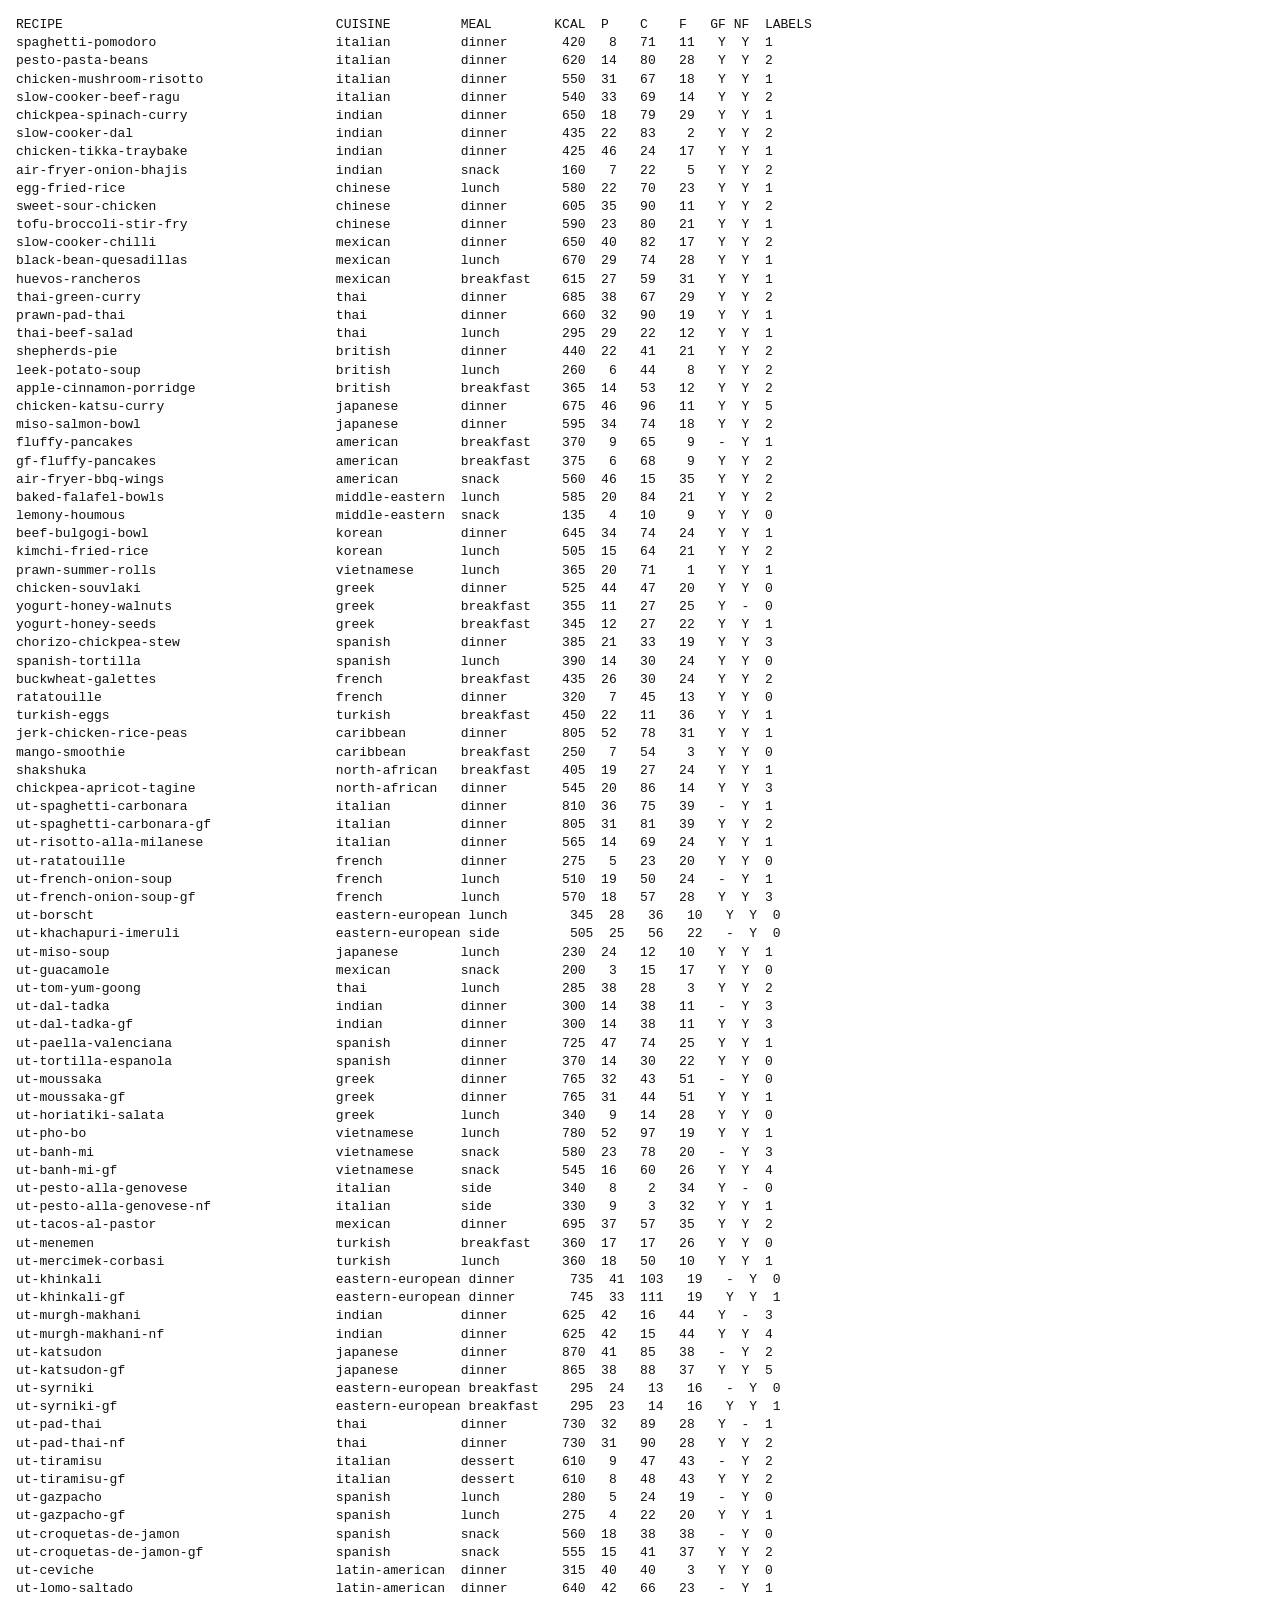
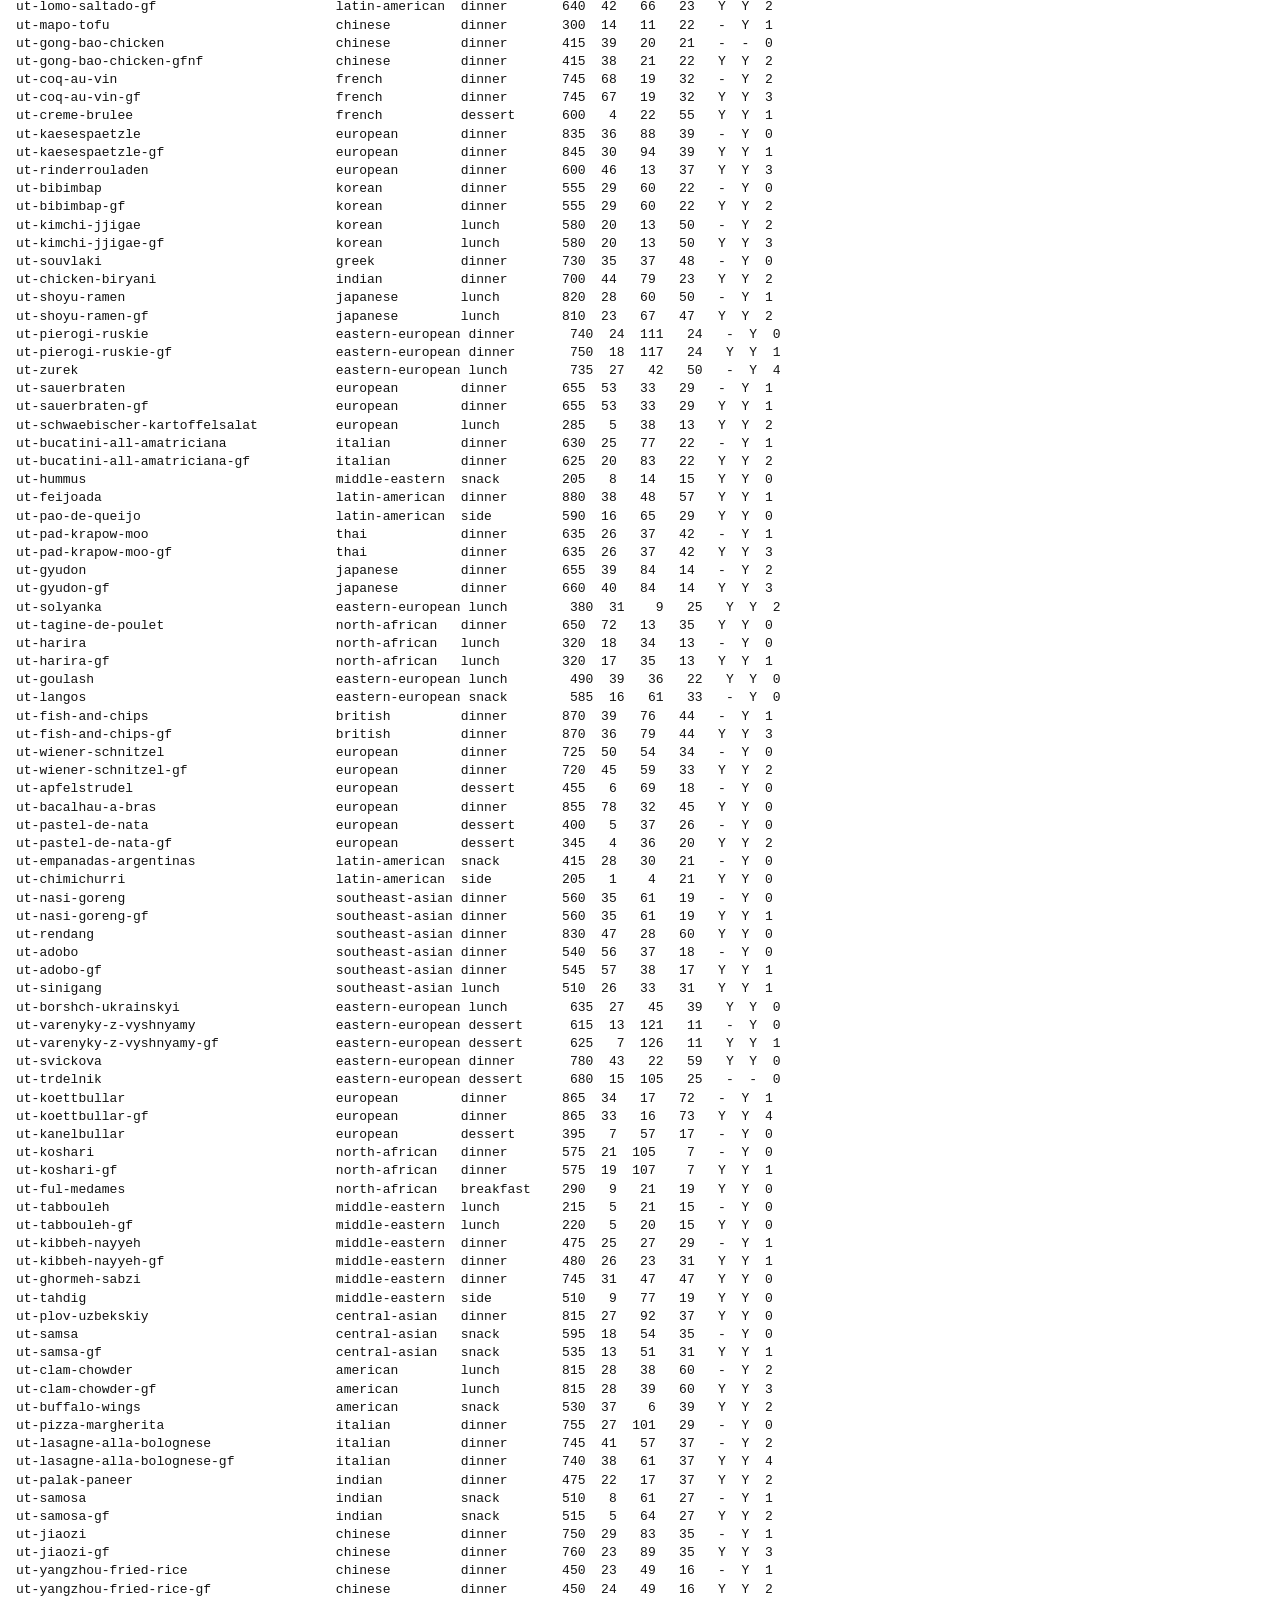
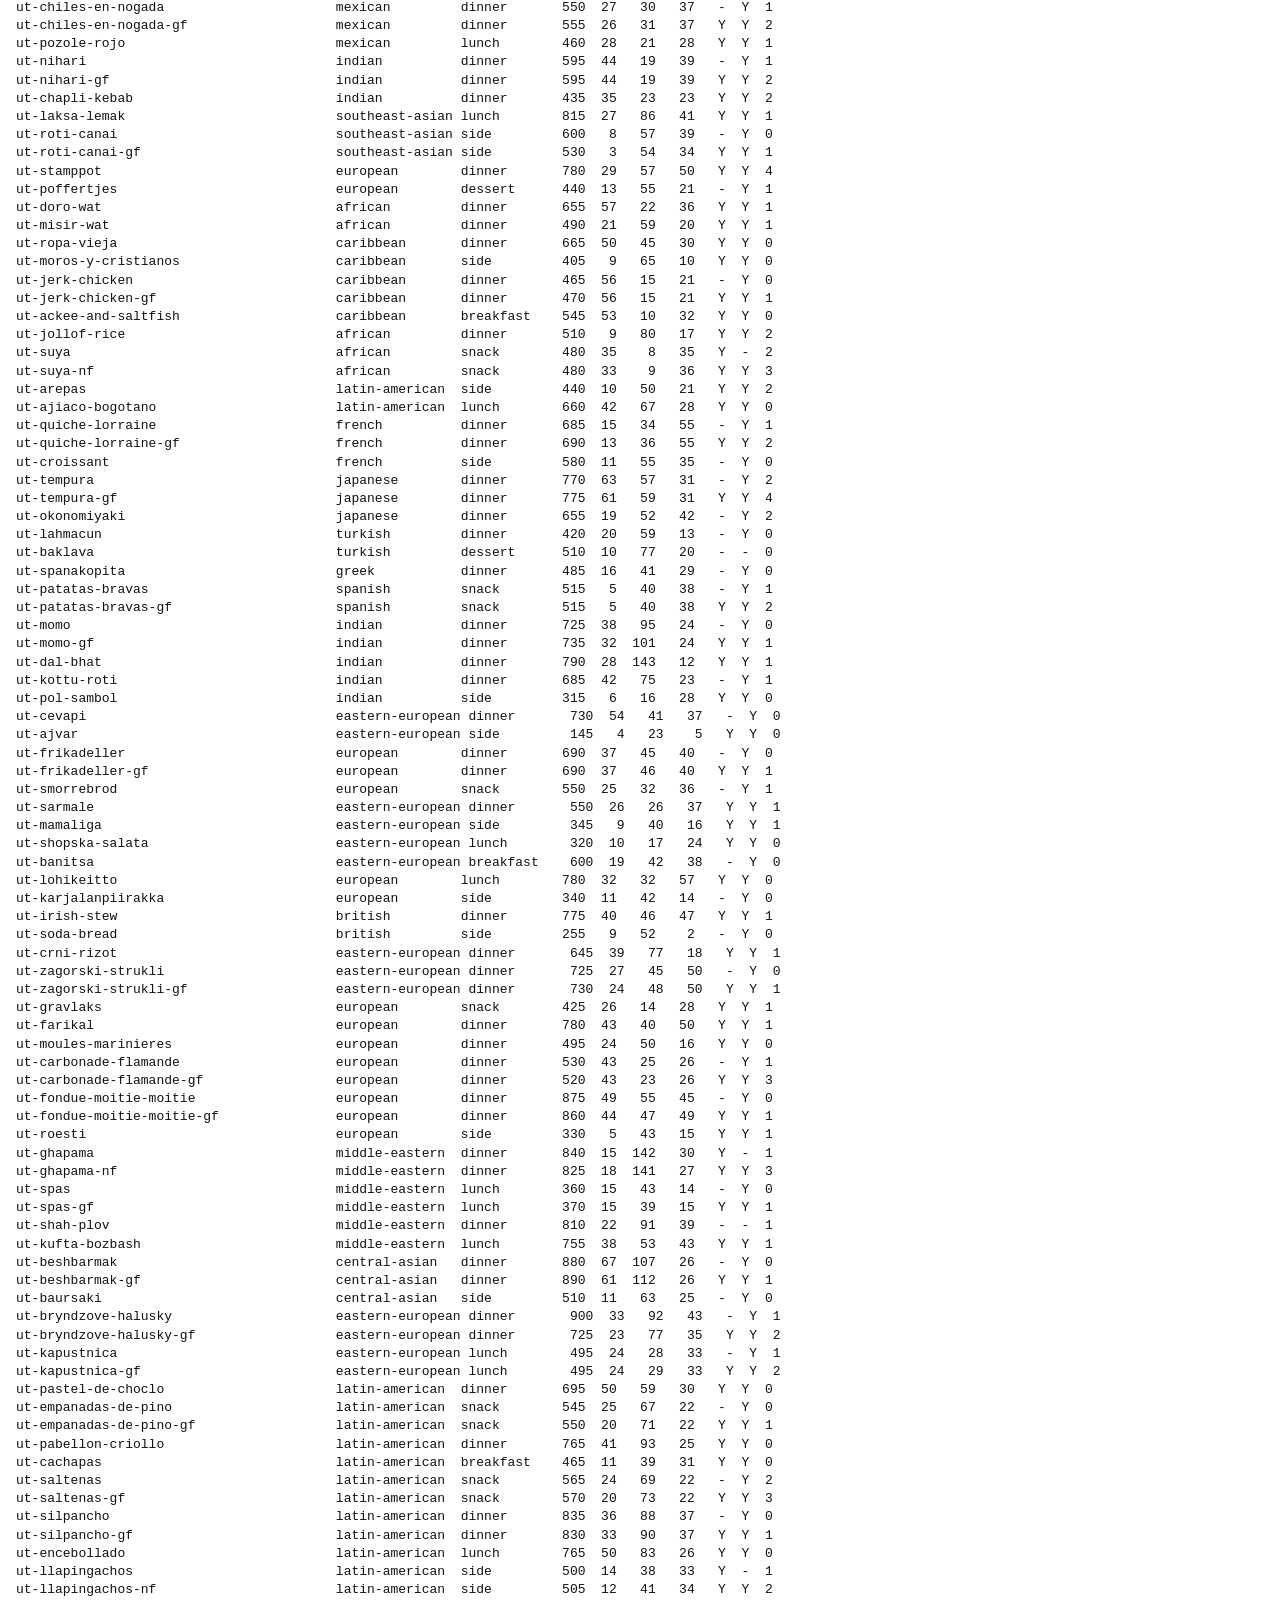
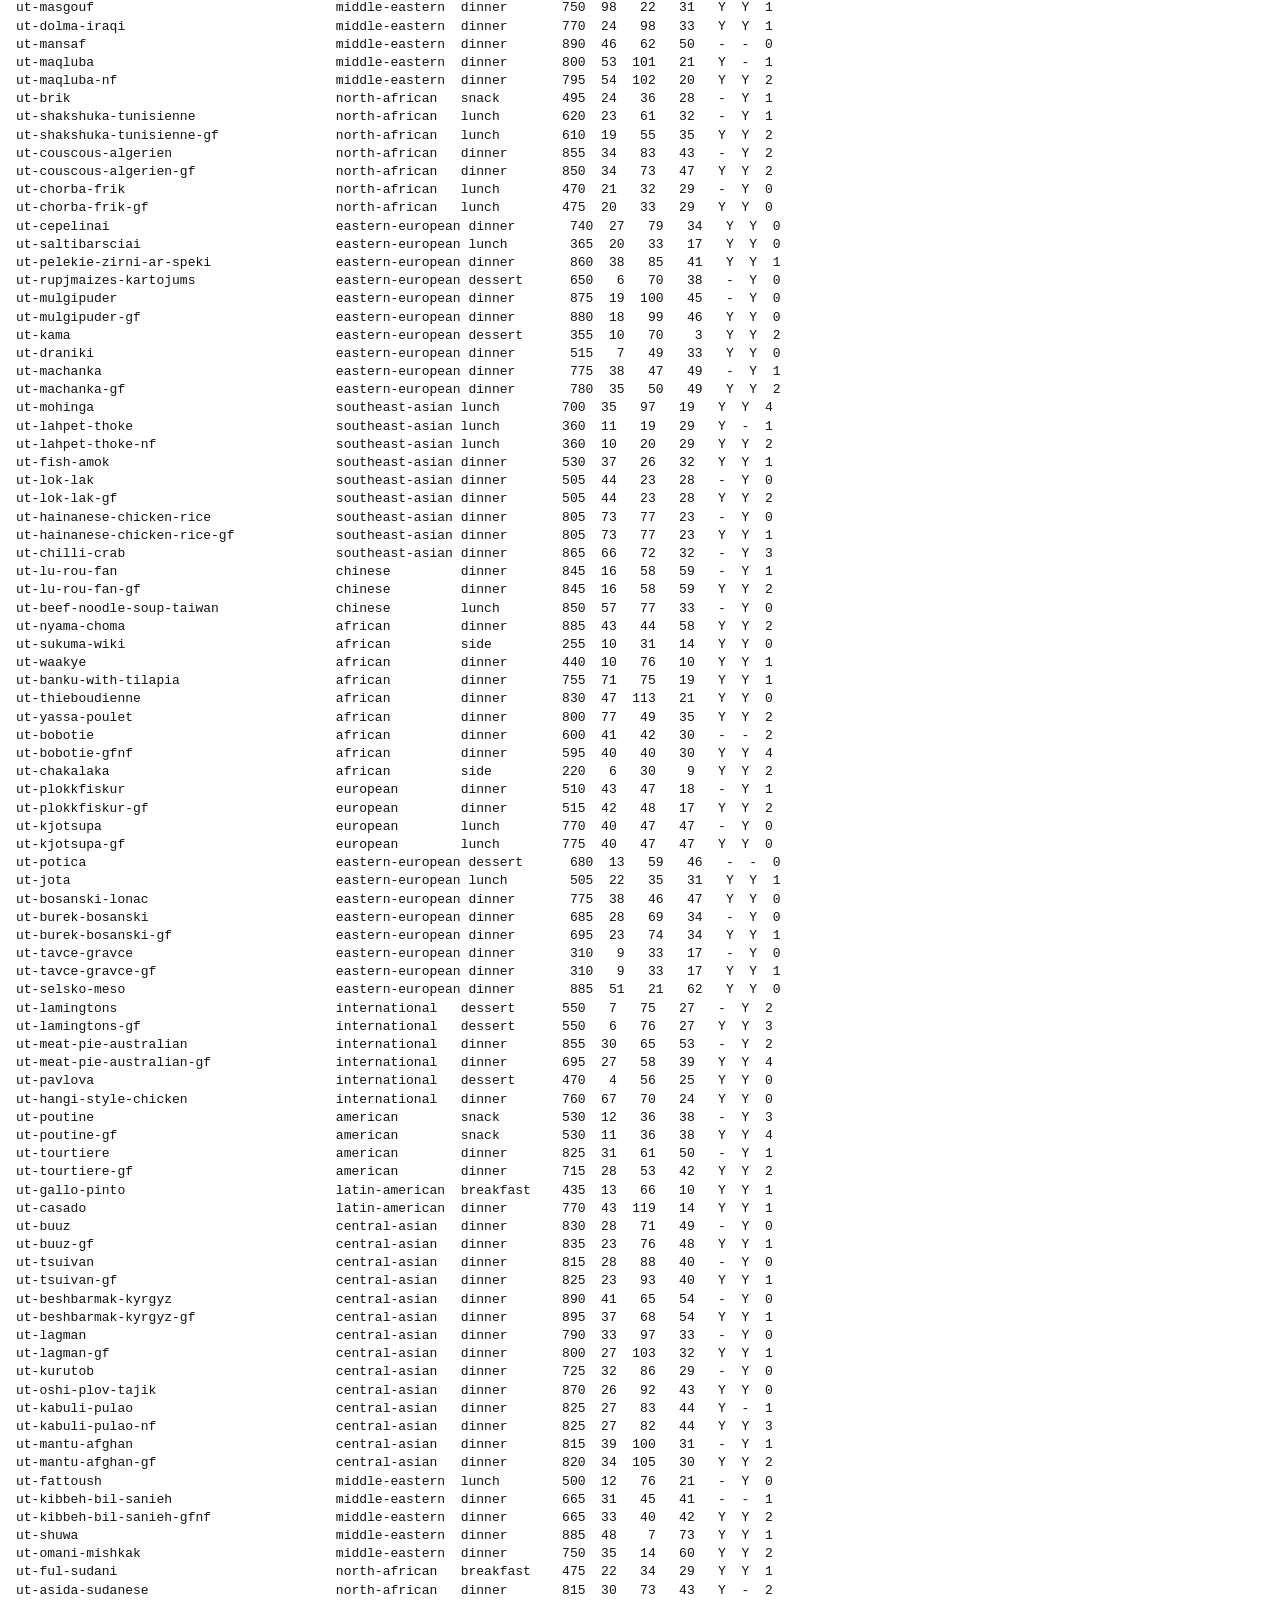
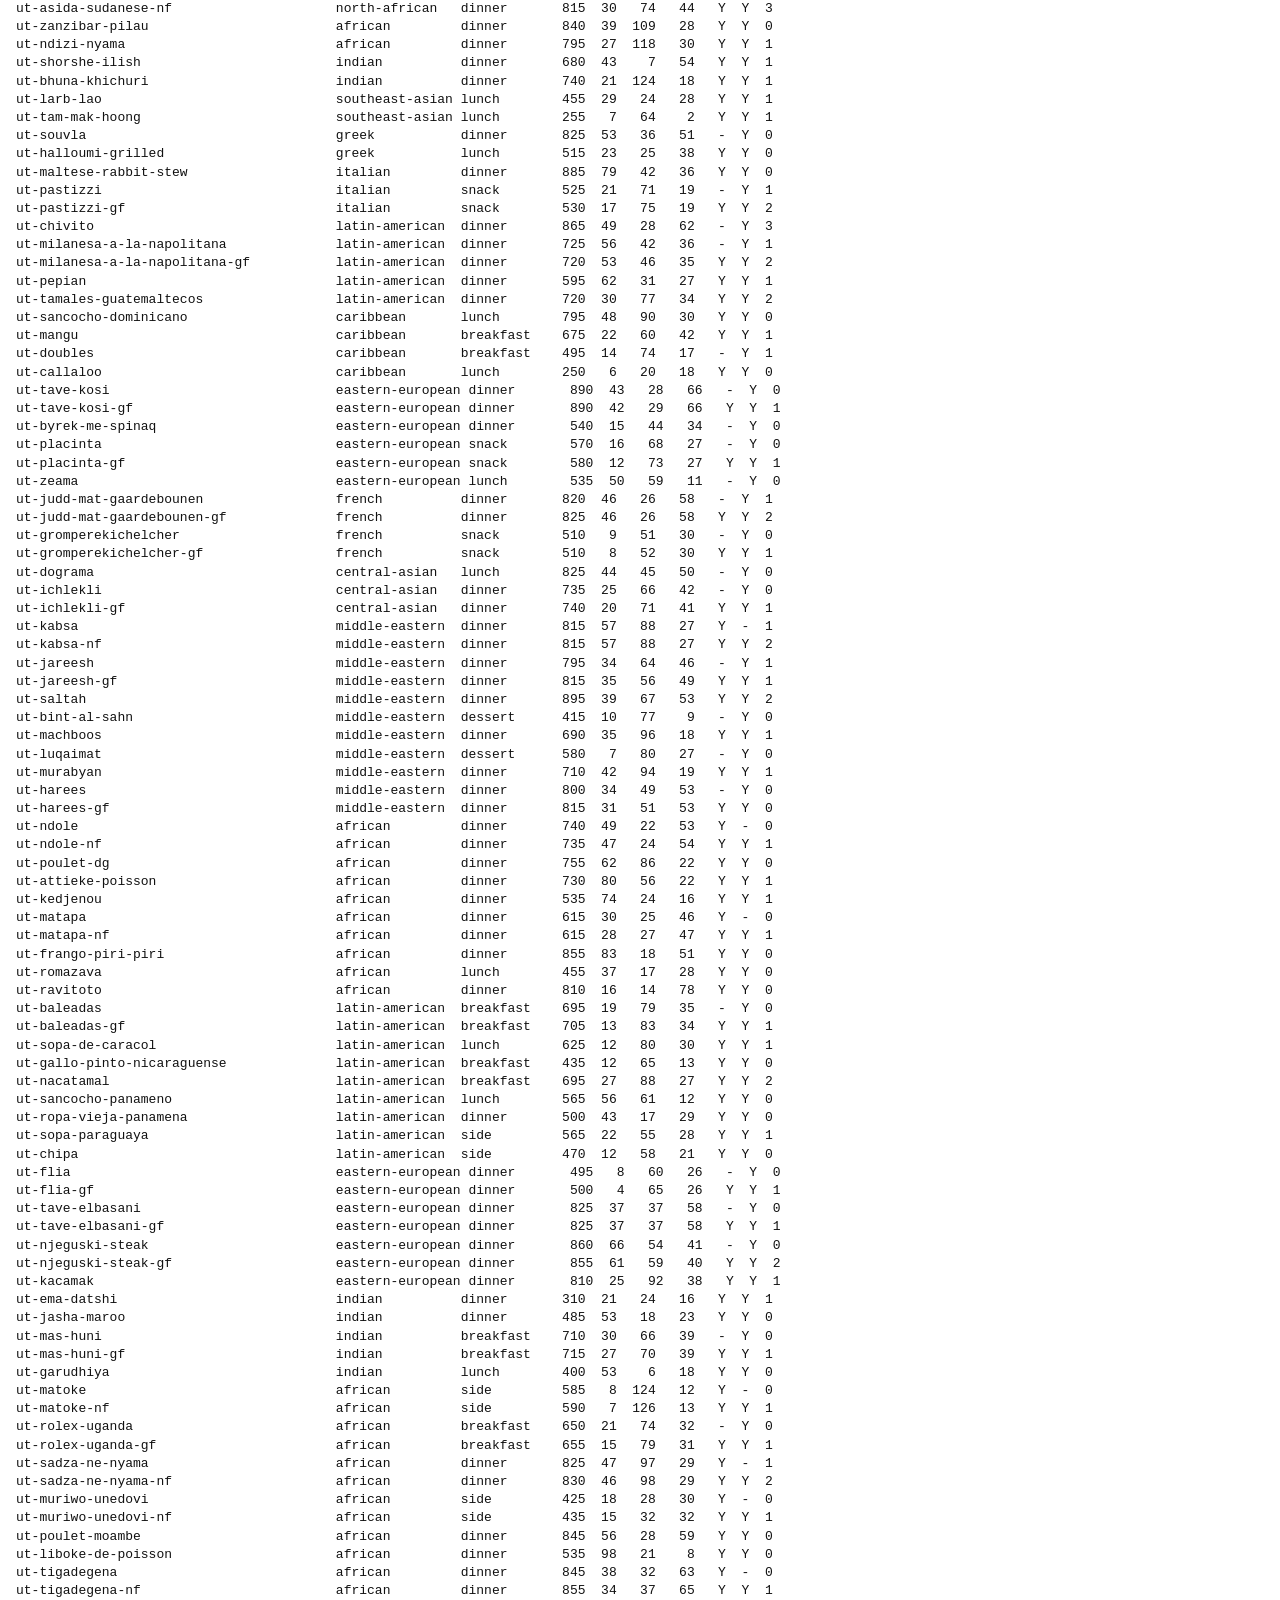
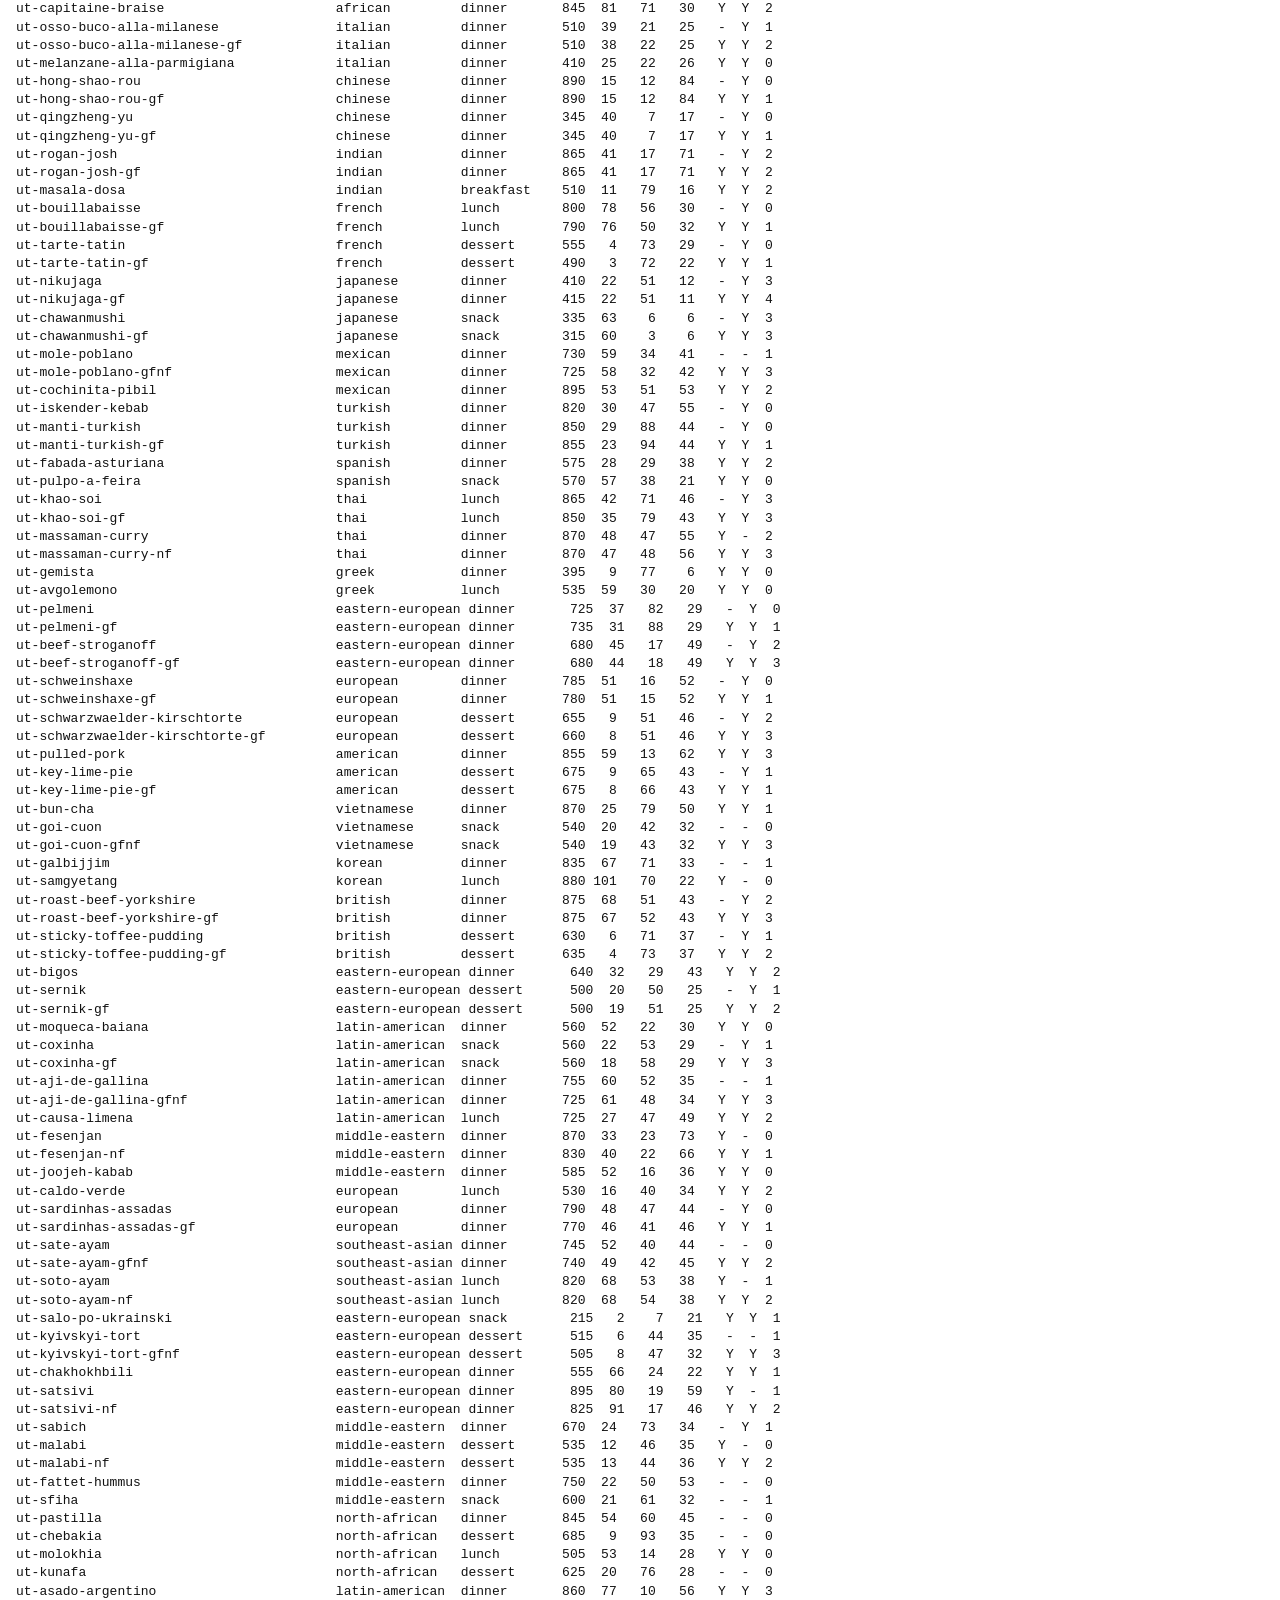
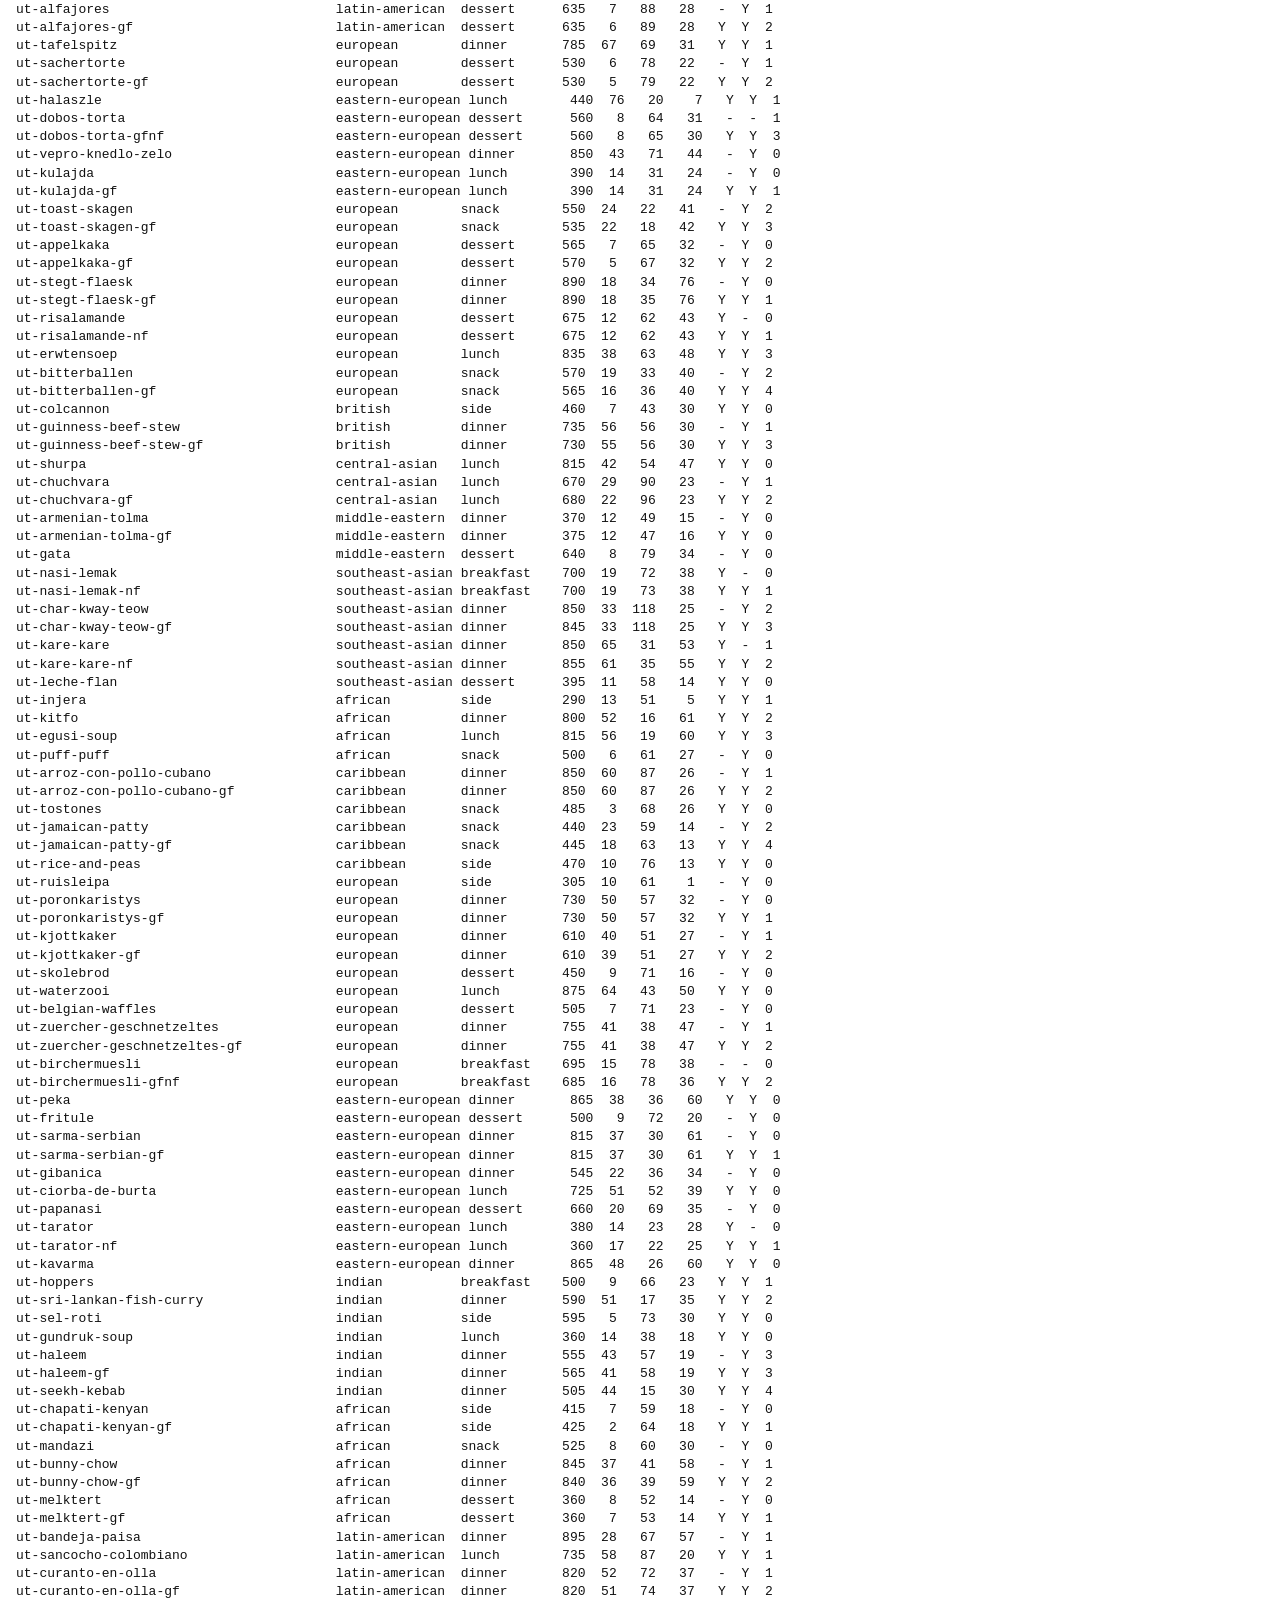
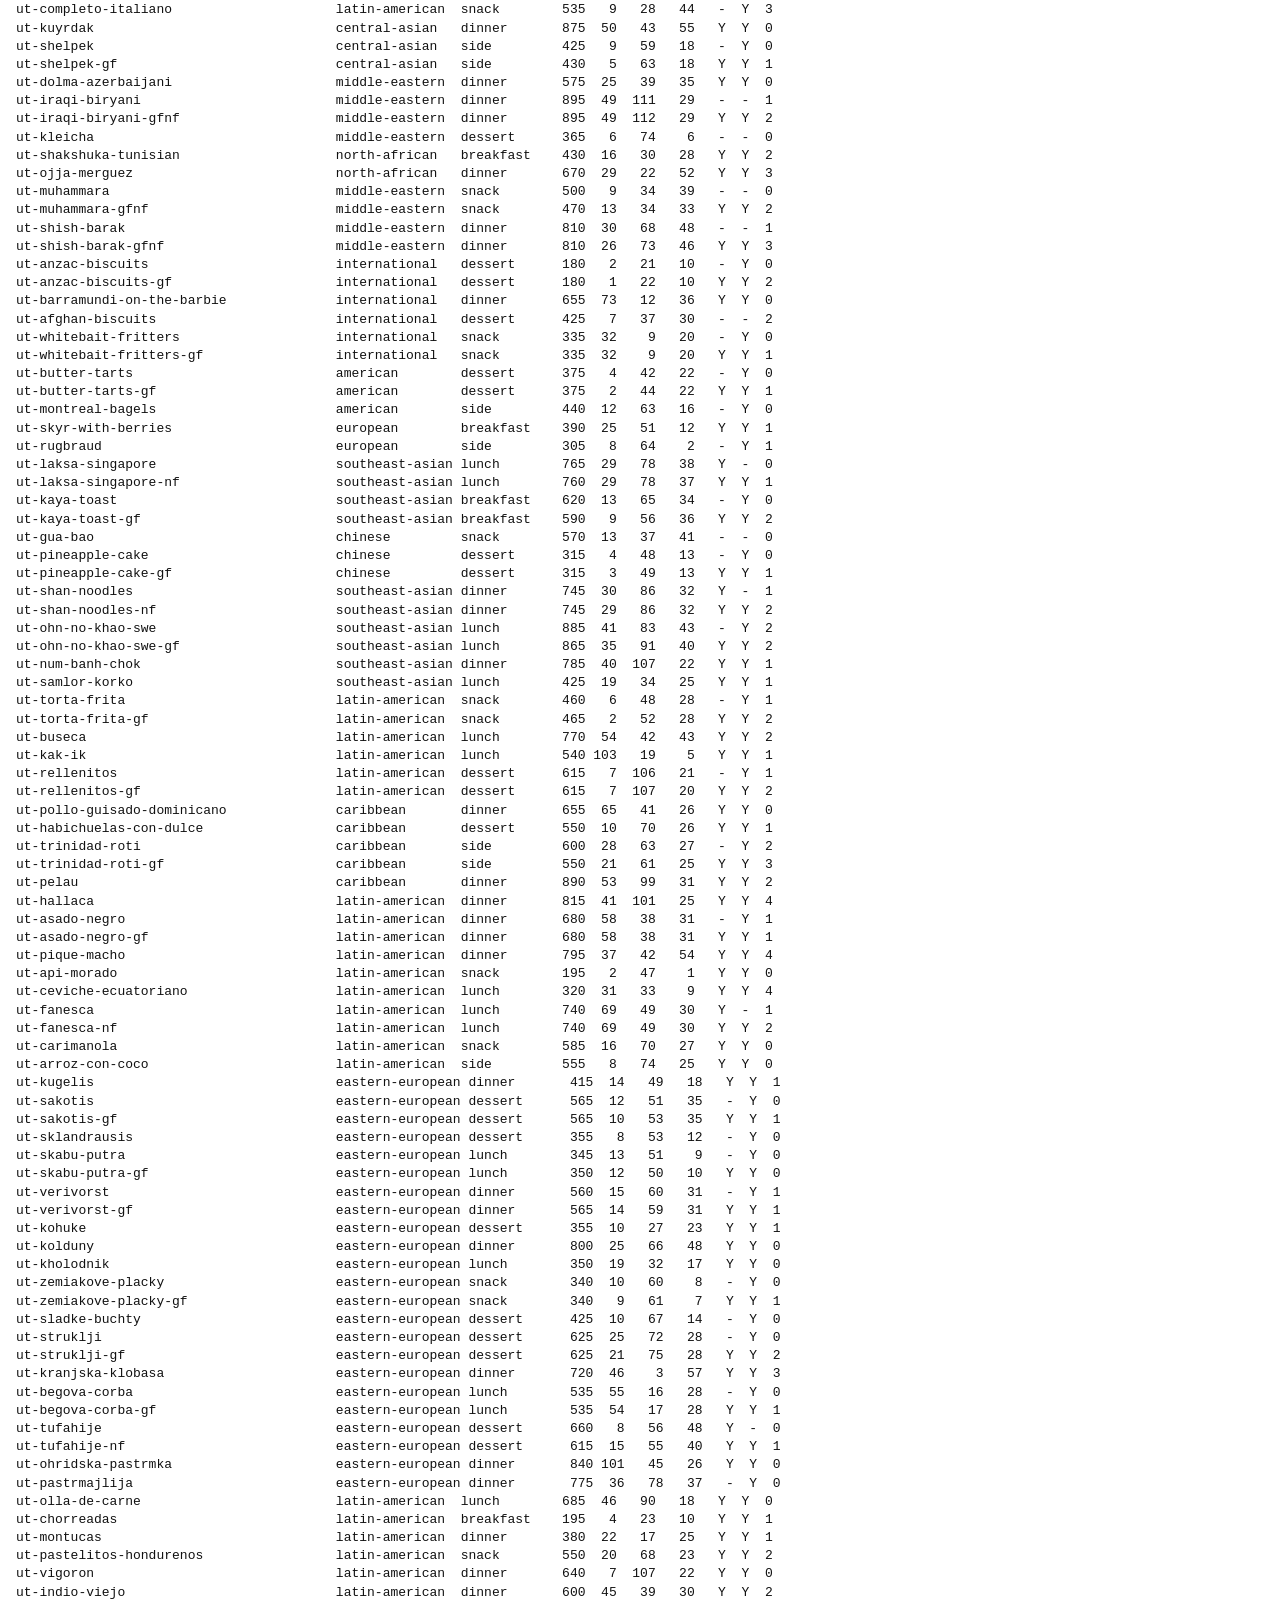
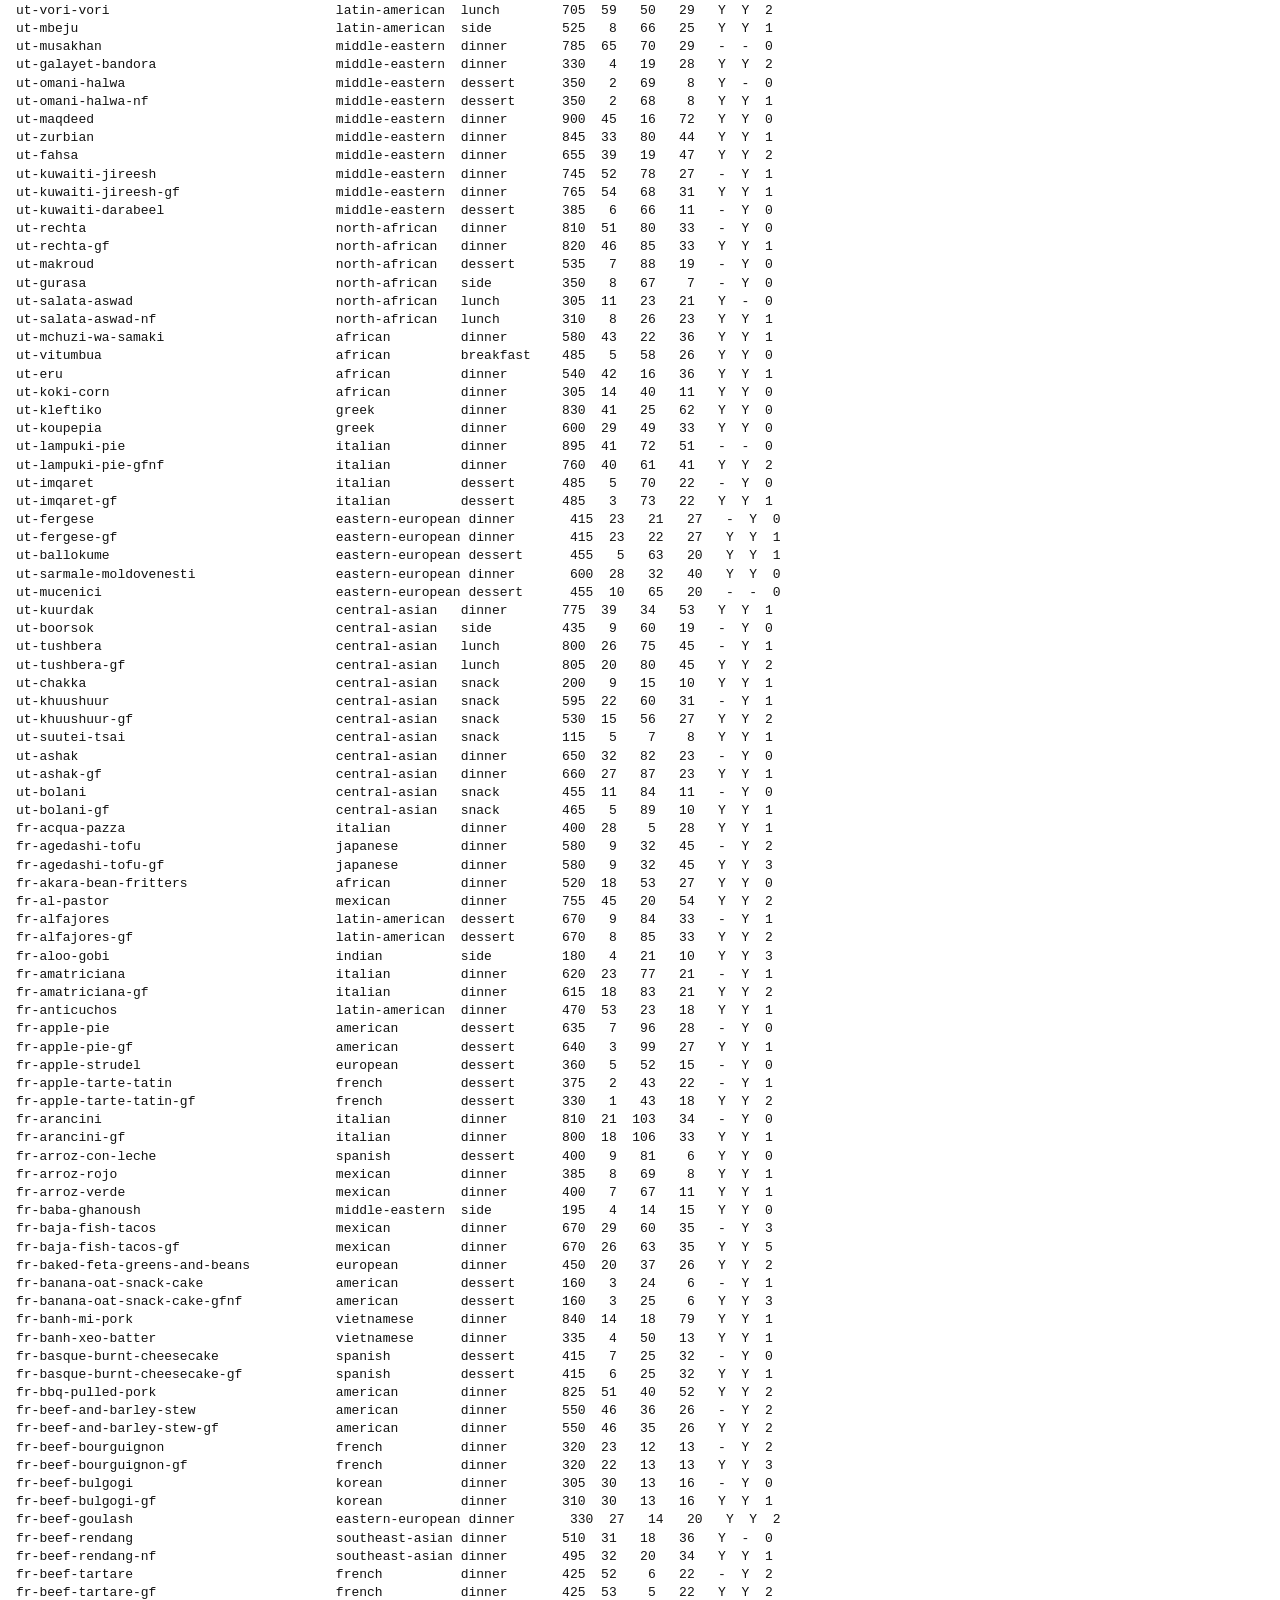
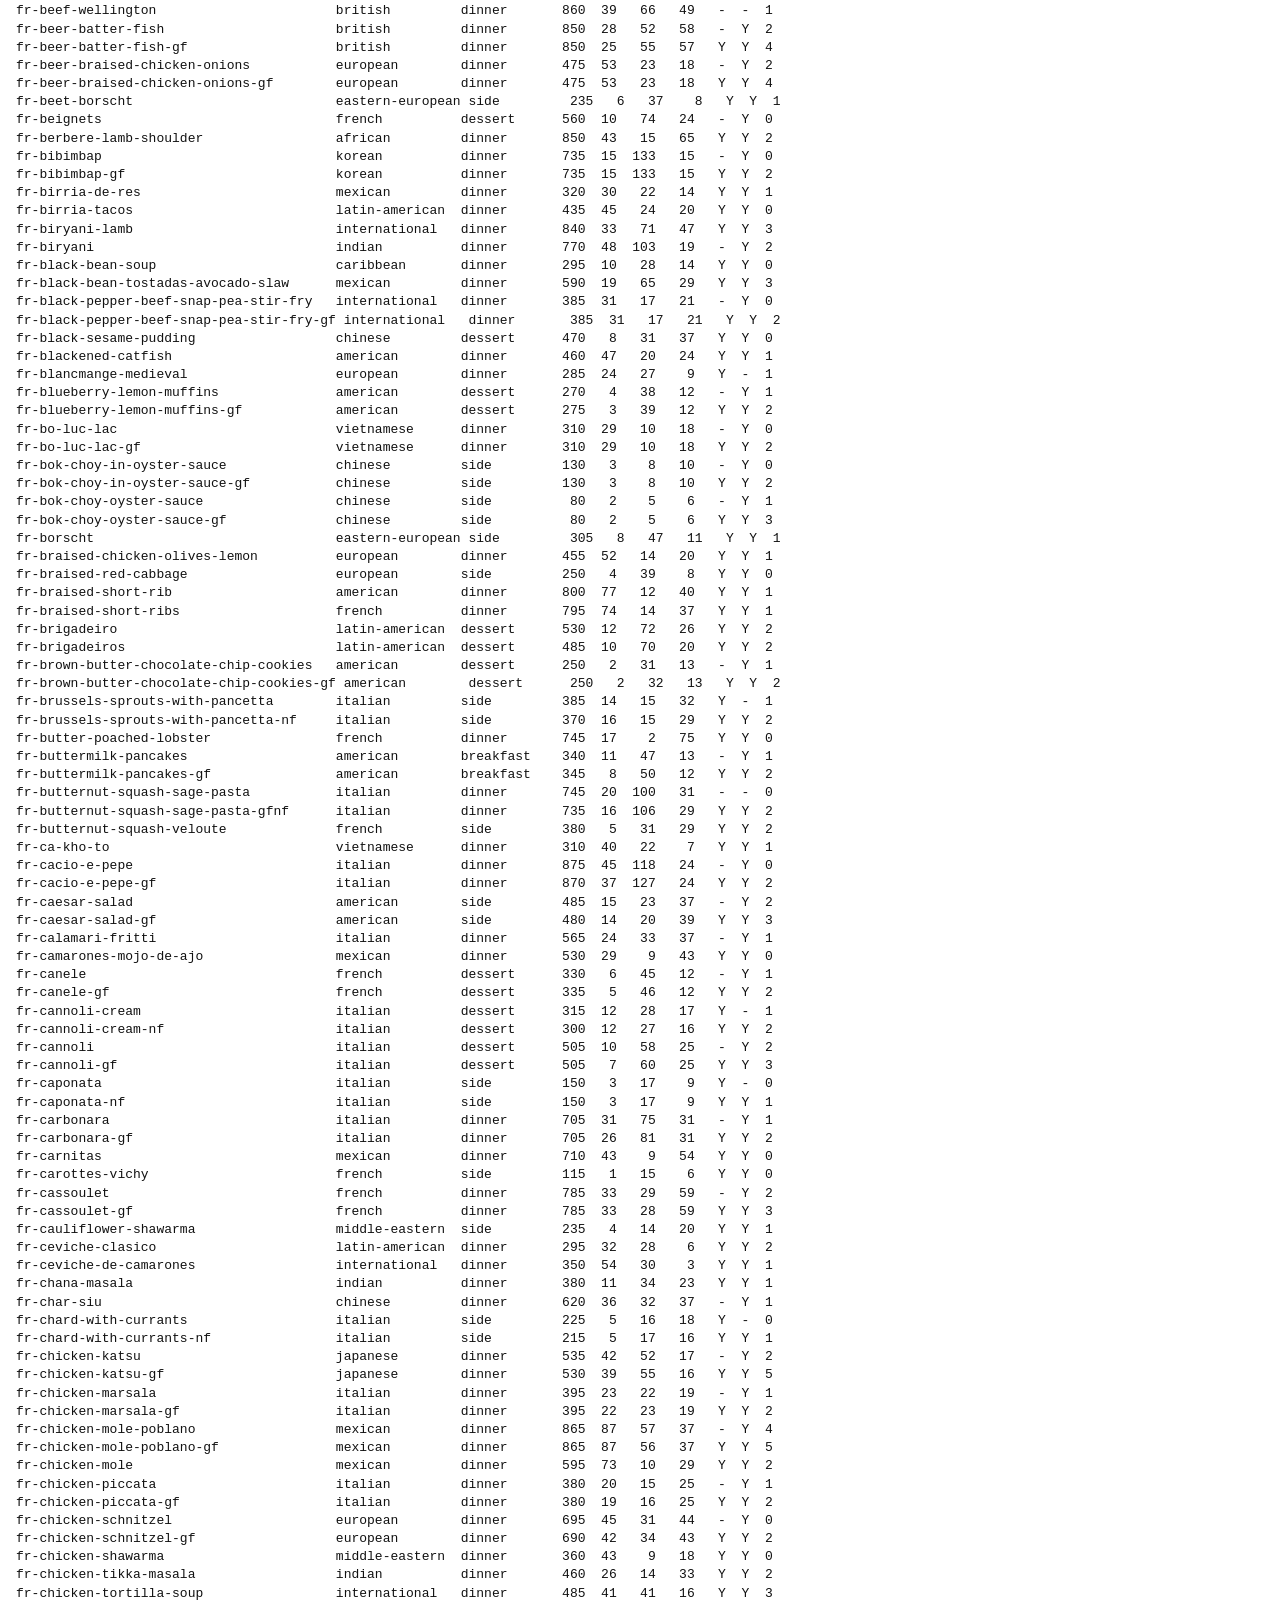
<file: tools/validate.html>
<!doctype html>
<html lang="en">
<head>
<meta charset="utf-8">
<title>Recipe data check</title>
<style>body{font:13px/1.4 Consolas,monospace;margin:16px;background:#fff;color:#111}pre{white-space:pre-wrap}</style>
</head>
<body>
<pre id="out">Running…</pre>
<script type="module">
// Checks every recipe batch using the app's own derive.js, so the numbers
// match what the app shows. Run via tools/validate.py, or open
// http://localhost:8000/tools/validate.html while serving the repo.
import { loadCatalogue, stepsFor } from "../js/data.js";
import { CUISINE_BY_ID, MEAL_TYPES, TOOL_BY_ID, DIFFICULTY, SOURCES } from "../js/constants.js";

const out = document.getElementById("out");
const lines = [];
const problems = [];
const warnings = [];
const say = (s = "") => lines.push(s);

// Plausible kcal per portion by meal type (warn outside these).
// Same ranges as KCAL_RANGE in tools/import_common.py.
const KCAL_RANGE = { dinner: [250, 900], lunch: [200, 900], breakfast: [150, 750], snack: [60, 600], dessert: [100, 700], side: [40, 600] };
const REQUIRED = ["id", "name", "description", "cuisine", "mealTypes", "servings", "prepMins", "cookMins",
  "difficulty", "spice", "cost", "tools", "ingredients"];
const MEALS = new Set(MEAL_TYPES.map((m) => m.id));

try {
  const cat = await loadCatalogue(new URL("../", location.href));
  // Imported batches keep their steps in data/steps/; load them all here.
  for (const r of cat.recipes) {
    try { r.steps = await stepsFor(r); } catch (e) { problems.push(`${r.id}: steps file didn't load (${e.message})`); r.steps = []; }
    if (r.source) {
      if (!SOURCES[r.source.name]) problems.push(`${r.id}: unknown source "${r.source.name}"`);
      if (!/^https:\/\//.test(r.source.url || "")) problems.push(`${r.id}: source has no https link`);
      if (!r.source.licence) problems.push(`${r.id}: source has no licence`);
    }
    if (r.photo && (!/^https:\/\//.test(r.photo.url || "") || !r.photo.licence)) problems.push(`${r.id}: photo needs an https url and a licence`);
    for (const l of r.ingredients) if (l.absorb != null && !(l.absorb > 0 && l.absorb <= 1)) problems.push(`${r.id}: bad absorb on ${l.id}`);
  }
  problems.push(...cat.problems);

  // Ingredient list checks.
  const ingIds = new Set();
  for (const i of cat.ingredients) {
    if (ingIds.has(i.id)) problems.push(`ingredients.json: duplicate id "${i.id}"`);
    ingIds.add(i.id);
    if (!i.per100g || typeof i.per100g.kcal !== "number") problems.push(`ingredients.json: ${i.id}: missing per100g`);
    if (i.flags.includes("gluten") !== i.allergens.includes("gluten")) problems.push(`ingredients.json: ${i.id}: gluten flag and allergen disagree`);
  }
  const used = new Set();

  say("RECIPE                                   CUISINE         MEAL        KCAL  P    C    F   GF NF  LABELS");
  for (const r of cat.recipes) {
    for (const k of REQUIRED) if (r[k] == null) problems.push(`${r.id}: missing "${k}"`);
    if (!CUISINE_BY_ID[r.cuisine]) problems.push(`${r.id}: unknown cuisine "${r.cuisine}"`);
    for (const m of r.mealTypes || []) if (!MEALS.has(m)) problems.push(`${r.id}: unknown meal type "${m}"`);
    for (const t of r.tools || []) if (!TOOL_BY_ID[t]) problems.push(`${r.id}: unknown tool "${t}"`);
    if (!DIFFICULTY[r.difficulty]) problems.push(`${r.id}: unknown difficulty "${r.difficulty}"`);
    if (!r.steps?.length) problems.push(`${r.id}: no steps`);
    for (const v of r.variants || []) {
      const other = cat.recipes.find((x) => x.id === v.id);
      if (!other) problems.push(`${r.id}: variant "${v.id}" doesn't exist`);
      else if (!(other.variants || []).some((w) => w.id === r.id)) problems.push(`${r.id}: variant "${v.id}" doesn't link back`);
      if (!v.label) problems.push(`${r.id}: variant "${v.id}" has no label`);
    }
    r.ingredients.forEach((l) => used.add(l.id));

    const p = r.d.perPortion;
    const main = r.mealTypes[0];
    const [lo, hi] = KCAL_RANGE[main] || [0, 9999];
    if (p.kcal < lo || p.kcal > hi) warnings.push(`${r.id}: ${p.kcal} kcal per portion is outside ${lo}–${hi} for ${main}`);
    const gf = r.d.diets.includes("gluten-free"), nf = r.d.diets.includes("nut-free");
    say(`${r.id.padEnd(40)} ${r.cuisine.padEnd(15)} ${main.padEnd(10)} ${String(p.kcal).padStart(5)} ${String(Math.round(p.protein)).padStart(3)} ${String(Math.round(p.carbs)).padStart(4)} ${String(Math.round(p.fat)).padStart(4)}   ${gf ? "Y" : "-"}  ${nf ? "Y" : "-"}  ${r.d.checkLabels.length}`);
  }

  const kcals = cat.recipes.map((r) => r.d.perPortion.kcal);
  const gfnf = cat.recipes.filter((r) => r.d.diets.includes("gluten-free") && r.d.diets.includes("nut-free"));
  const byCuisine = {};
  for (const r of cat.recipes) byCuisine[r.cuisine] = (byCuisine[r.cuisine] || 0) + 1;
  const missingCuisines = Object.keys(CUISINE_BY_ID).filter((c) => !byCuisine[c]);
  const tools = {};
  for (const r of cat.recipes) for (const t of r.tools) tools[t] = (tools[t] || 0) + 1;

  say();
  say(`Recipes: ${cat.recipes.length}   Ingredients: ${cat.ingredients.length} (${cat.ingredients.length - used.size} not used yet)`);
  say(`Gluten-free + nut-free: ${gfnf.length} of ${cat.recipes.length}`);
  say(`Not GF+NF: ${cat.recipes.filter((r) => !gfnf.includes(r)).map((r) => r.id).join(", ") || "none"}`);
  say(`kcal per portion: ${Math.min(...kcals)}–${Math.max(...kcals)}`);
  say(`Cuisines: ${Object.entries(byCuisine).map(([c, n]) => `${c} ${n}`).join(", ")}`);
  if (missingCuisines.length) warnings.push(`no recipes yet for: ${missingCuisines.join(", ")}`);
  say(`Tools: ${Object.entries(tools).map(([t, n]) => `${t} ${n}`).join(", ")}`);
  say();
  say(`WARNINGS: ${warnings.length}`);
  warnings.forEach((w) => say("  " + w));
  say(`PROBLEMS: ${problems.length}`);
  problems.forEach((p) => say("  " + p));
} catch (e) {
  say(`PROBLEMS: 1\n  could not run: ${e.message}`);
}
out.textContent = lines.join("\n");
document.body.dataset.done = "1";
</script>
</body>
</html>
</file>
<file: css/app.css>
:root {
  --bg: #f6f4ef;
  --surface: #ffffff;
  --surface-2: #efece5;
  --text: #1d2125;
  --muted: #646b73;
  --line: #e2ddd3;
  --accent: #2b8a3e;
  --accent-ink: #ffffff;
  --accent-soft: #e3f3e6;
  --warn-bg: #fff4d6;
  --warn-ink: #7a5300;
  --warn-line: #f0d48a;
  --danger-bg: #fde8e8;
  --danger-ink: #a12626;
  --shadow: 0 1px 2px rgba(0,0,0,.06), 0 2px 8px rgba(0,0,0,.05);
  --radius: 14px;
  --tabbar-h: 60px;
  color-scheme: light;
}
@media (prefers-color-scheme: dark) {
  :root {
    --bg: #14181c;
    --surface: #1d2227;
    --surface-2: #262c33;
    --text: #eef1f3;
    --muted: #9aa4ad;
    --line: #313840;
    --accent: #51cf66;
    --accent-ink: #0d1a10;
    --accent-soft: #1d3523;
    --warn-bg: #3a2f12;
    --warn-ink: #ffd877;
    --warn-line: #6b5520;
    --danger-bg: #3d1d1d;
    --danger-ink: #ffb3b3;
    --shadow: none;
    color-scheme: dark;
  }
}

* { box-sizing: border-box; }
html { -webkit-text-size-adjust: 100%; }
body {
  margin: 0;
  background: var(--bg);
  color: var(--text);
  font: 16px/1.45 -apple-system, BlinkMacSystemFont, "Segoe UI", Roboto, "Helvetica Neue", Arial, sans-serif;
  -webkit-tap-highlight-color: transparent;
}
a { color: var(--accent); }
button, input, select { font: inherit; color: inherit; }
h2 { font-size: 1.15rem; margin: 1.4rem 0 .6rem; }
h3 { font-size: 1rem; margin: 1.1rem 0 .4rem; }

/* ---------- top bar & tabs */
.topbar {
  position: sticky; top: 0; z-index: 10;
  display: flex; align-items: center; gap: 4px;
  padding: calc(env(safe-area-inset-top) + 10px) 16px 10px;
  background: var(--bg);
  background: color-mix(in srgb, var(--bg) 88%, transparent);
  backdrop-filter: saturate(1.4) blur(12px);
  -webkit-backdrop-filter: saturate(1.4) blur(12px);
  border-bottom: 1px solid var(--line);
}
.topbar h1 { font-size: 1.2rem; margin: 0; white-space: nowrap; overflow: hidden; text-overflow: ellipsis; }
.back {
  border: 0; background: none; font-size: 2rem; line-height: 1; padding: 0 10px 4px 0;
  color: var(--accent); cursor: pointer;
}
main {
  padding: 12px 16px calc(var(--tabbar-h) + env(safe-area-inset-bottom) + 24px);
  max-width: 760px; margin: 0 auto; outline: none;
}
.tabs {
  position: fixed; left: 0; right: 0; bottom: 0; z-index: 10;
  display: grid; grid-template-columns: repeat(5, 1fr);
  padding-bottom: env(safe-area-inset-bottom);
  background: var(--surface); border-top: 1px solid var(--line);
}
.tabs a {
  display: flex; flex-direction: column; align-items: center; justify-content: center; gap: 1px;
  height: var(--tabbar-h); font-size: .72rem; color: var(--muted); text-decoration: none;
}
.tabs a span { font-size: 1.35rem; filter: grayscale(1); opacity: .7; }
.tabs a.active { color: var(--accent); font-weight: 600; }
.tabs a.active span { filter: none; opacity: 1; }

.loading, .empty { color: var(--muted); text-align: center; padding: 40px 0; }
.muted { color: var(--muted); }
.small { font-size: .85rem; }

/* ---------- chips & controls */
.chips { display: flex; gap: 8px; overflow-x: auto; padding: 2px 16px 8px; margin: 0 -16px; scrollbar-width: none; }
.chips::-webkit-scrollbar { display: none; }
.chip {
  flex: none; border: 1px solid var(--line); background: var(--surface); color: var(--text);
  border-radius: 999px; padding: 7px 13px; font-size: .9rem; cursor: pointer; white-space: nowrap;
}
.chip[aria-pressed="true"] { background: var(--accent); border-color: var(--accent); color: var(--accent-ink); font-weight: 600; }
.chip.big { padding: 10px 16px; font-size: 1rem; font-weight: 600; }
.search {
  width: 100%; padding: 11px 14px; border-radius: 12px; border: 1px solid var(--line);
  background: var(--surface); margin: 4px 0 10px; font-size: 16px;
}
.filters { display: grid; grid-template-columns: 1fr 1fr; gap: 8px; margin-bottom: 10px; }
.filters select {
  width: 100%; padding: 9px 10px; border-radius: 10px; border: 1px solid var(--line);
  background: var(--surface); font-size: .95rem; -webkit-appearance: none; appearance: none;
}
.row { display: flex; align-items: center; justify-content: space-between; gap: 12px; }
.toggle { display: flex; align-items: center; gap: 10px; padding: 8px 0; cursor: pointer; }
.toggle input { width: 20px; height: 20px; accent-color: var(--accent); flex: none; }
.btn {
  display: inline-block; border: 0; border-radius: 12px; padding: 11px 16px; cursor: pointer;
  background: var(--accent); color: var(--accent-ink); font-weight: 600; text-decoration: none; text-align: center;
}
.btn.secondary { background: var(--surface-2); color: var(--text); }
.btn.block { display: block; width: 100%; }

/* ---------- recipe cards */
.count { color: var(--muted); font-size: .85rem; margin: 2px 0 10px; }
.grid { display: grid; grid-template-columns: repeat(auto-fill, minmax(155px, 1fr)); gap: 12px; }
.card {
  display: flex; flex-direction: column; background: var(--surface); border-radius: var(--radius);
  overflow: hidden; box-shadow: var(--shadow); color: inherit; text-decoration: none;
  border: 1px solid var(--line);
}
.card.unfit { opacity: .55; }
.card-art {
  position: relative; height: 92px; display: grid; place-items: center; font-size: 2.6rem;
  background: var(--c);
  background: linear-gradient(135deg, var(--c), color-mix(in srgb, var(--c) 60%, #000));
}
.card-art img {
  position: absolute; inset: 0; width: 100%; height: 100%; object-fit: cover;
}
.card-art img + .cuisine-label { text-shadow: 0 1px 3px rgba(0,0,0,.8); }
.card-art .cuisine-label {
  position: absolute; left: 8px; bottom: 6px; font-size: .68rem; font-weight: 700; letter-spacing: .04em;
  text-transform: uppercase; color: #fff; opacity: .92;
}
.card-body { padding: 9px 10px 11px; display: flex; flex-direction: column; gap: 5px; flex: 1; }
.card-title { font-weight: 650; font-size: .95rem; line-height: 1.25; }
.card-meta { font-size: .78rem; color: var(--muted); }
.badges { display: flex; flex-wrap: wrap; gap: 4px; margin-top: auto; }
.badge {
  font-size: .68rem; font-weight: 700; padding: 2px 6px; border-radius: 6px;
  background: var(--accent-soft); color: var(--accent);
}
.badge.warn { background: var(--warn-bg); color: var(--warn-ink); }
.badge.gfnf { background: var(--accent); color: var(--accent-ink); }

/* ---------- recipe page */
.hero {
  margin: 0 -16px; padding: 28px 16px 18px; color: #fff;
  background: var(--c);
  background: linear-gradient(135deg, var(--c), color-mix(in srgb, var(--c) 55%, #000));
}
.hero { position: relative; overflow: hidden; }
.hero-photo { position: absolute; inset: 0; width: 100%; height: 100%; object-fit: cover; }
.hero-text { position: relative; }
.hero.has-photo { padding-top: 170px; }
.hero.has-photo .hero-text {
  margin: 0 -16px -18px; padding: 40px 16px 18px;
  background: linear-gradient(to bottom, transparent, rgba(0,0,0,.72) 38%);
}
.hero.has-photo .emoji { display: none; }
.hero .origin { font-size: .85rem; font-weight: 600; opacity: .9; margin: -2px 0 6px; }
.credit a { color: inherit; }
.credits ul { padding-left: 18px; margin: 6px 0; }
.credits p { margin: 6px 0; }
.credits a { color: var(--accent); }
.hero .emoji { font-size: 3rem; line-height: 1; }
.hero h2 { font-size: 1.5rem; margin: 10px 0 6px; line-height: 1.2; }
.hero p { margin: 0; opacity: .93; }
.hero .badges { margin-top: 12px; }
.hero .badge { background: rgba(255,255,255,.22); color: #fff; }
.facts { display: grid; grid-template-columns: repeat(3, 1fr); gap: 8px; margin: 14px 0; }
.fact { background: var(--surface); border: 1px solid var(--line); border-radius: 12px; padding: 9px 8px; text-align: center; }
.fact b { display: block; font-size: 1.05rem; }
.fact span { font-size: .72rem; color: var(--muted); }
.variants { display: flex; flex-wrap: wrap; gap: 8px; margin: 10px 0; }
.variant-link { font-weight: 600; font-size: 0.95rem; text-decoration: none; color: var(--accent, inherit); padding: 6px 12px; border-radius: 999px; border: 1px solid currentColor; }

.banner {
  border-radius: 12px; padding: 11px 13px; margin: 12px 0; font-size: .92rem;
  background: var(--warn-bg); color: var(--warn-ink); border: 1px solid var(--warn-line);
}
.banner.danger { background: var(--danger-bg); color: var(--danger-ink); border-color: transparent; }
.banner strong { display: block; margin-bottom: 3px; }
.banner ul { margin: 6px 0 0; padding-left: 18px; }
.stepper { display: inline-flex; align-items: center; gap: 4px; background: var(--surface); border: 1px solid var(--line); border-radius: 999px; padding: 3px; }
.stepper button { width: 34px; height: 34px; border-radius: 50%; border: 0; background: var(--surface-2); font-size: 1.2rem; cursor: pointer; }
.stepper output { min-width: 74px; text-align: center; font-weight: 600; font-size: .92rem; }
.ingredients { list-style: none; padding: 0; margin: 8px 0; background: var(--surface); border: 1px solid var(--line); border-radius: var(--radius); }
.ingredients li { display: flex; gap: 12px; padding: 10px 14px; border-top: 1px solid var(--line); }
.ingredients li:first-child { border-top: 0; }
.ingredients .qty { flex: none; width: 86px; font-weight: 600; }
.ingredients .note { color: var(--muted); font-size: .85rem; }
.ingredients .opt { font-size: .72rem; font-weight: 700; color: var(--muted); text-transform: uppercase; margin-left: 4px; }
.steps { padding-left: 0; list-style: none; counter-reset: s; margin: 8px 0; }
.steps li { counter-increment: s; position: relative; padding: 0 0 14px 42px; }
.steps li::before {
  content: counter(s); position: absolute; left: 0; top: -2px; width: 28px; height: 28px; border-radius: 50%;
  background: var(--accent); color: var(--accent-ink); display: grid; place-items: center; font-weight: 700; font-size: .85rem;
}
.kv { display: grid; grid-template-columns: auto 1fr; gap: 6px 14px; font-size: .92rem; background: var(--surface); border: 1px solid var(--line); border-radius: var(--radius); padding: 12px 14px; }
.kv dt { color: var(--muted); }
.kv dd { margin: 0; }

/* ---------- find / cuisine picker */
.cuisines { display: grid; grid-template-columns: repeat(auto-fill, minmax(100px, 1fr)); gap: 10px; }
.cuisine {
  display: flex; flex-direction: column; align-items: center; justify-content: center; gap: 4px;
  min-height: 92px; border-radius: var(--radius); color: #fff; text-decoration: none; font-weight: 650; font-size: .9rem;
  background: var(--c);
  background: linear-gradient(135deg, var(--c), color-mix(in srgb, var(--c) 60%, #000)); box-shadow: var(--shadow);
}
.cuisine span { font-size: 2rem; }
.cuisine small { font-weight: 500; opacity: .85; font-size: .72rem; }
.cuisine.any { --c: #495057; }

/* ---------- profile */
.panel { background: var(--surface); border: 1px solid var(--line); border-radius: var(--radius); padding: 6px 14px; margin-bottom: 8px; }
.checks { display: grid; grid-template-columns: 1fr 1fr; gap: 0 12px; }
.preset {
  display: flex; gap: 12px; align-items: center; width: 100%; text-align: left; cursor: pointer;
  border: 2px solid var(--accent); background: var(--accent-soft); color: var(--text); border-radius: var(--radius); padding: 12px 14px;
}
.preset b { display: block; }
.preset .emoji { font-size: 1.8rem; }
.taglist { display: flex; flex-wrap: wrap; gap: 6px; padding: 8px 0; }
.tag { display: inline-flex; align-items: center; gap: 6px; background: var(--surface-2); border-radius: 999px; padding: 5px 6px 5px 12px; font-size: .9rem; }
.tag button { border: 0; background: none; cursor: pointer; font-size: 1rem; color: var(--muted); padding: 0 4px; }
.coming { text-align: center; padding: 40px 12px; }
.coming .emoji { font-size: 3rem; }
.toast {
  position: fixed; left: 50%; transform: translateX(-50%); bottom: calc(var(--tabbar-h) + env(safe-area-inset-bottom) + 14px);
  background: var(--text); color: var(--bg); padding: 10px 16px; border-radius: 999px; font-size: .9rem; z-index: 20;
}
@media (max-width: 360px) { .checks { grid-template-columns: 1fr; } }
</file>
<file: css/kitchen.css>
/* Kitchen stock & shopping list (phases 2 & 4). Uses the colour tokens
   from app.css, so light and dark mode follow automatically. */

.center { text-align: center; }
.group-h { display: flex; align-items: baseline; gap: 6px; margin: 1.2rem 0 .45rem; }
.group-h small { font-weight: 500; }

/* ---------- food search box */
.fsearch { position: relative; }
.fsearch .search { margin-bottom: 8px; }
.fsearch-list {
  list-style: none; margin: -4px 0 10px; padding: 4px; background: var(--surface);
  border: 1px solid var(--line); border-radius: 12px; box-shadow: var(--shadow);
}
.fsearch-list button {
  display: flex; justify-content: space-between; align-items: center; gap: 10px; width: 100%;
  min-height: 46px; padding: 8px 10px; border: 0; background: none; text-align: left; border-radius: 9px; cursor: pointer;
}
.fsearch-list button:hover, .fsearch-list button:focus-visible { background: var(--surface-2); }
.fs-status { color: var(--accent); font-weight: 600; white-space: nowrap; }
.fs-custom { color: var(--accent); font-weight: 600; }
.custom-form p { margin: 10px 0; }
.custom-form label { display: flex; flex-direction: column; gap: 4px; }

/* ---------- swipeable rows (stock + shopping) */
.slist, .shlist {
  list-style: none; margin: 0; padding: 0; background: var(--surface);
  border: 1px solid var(--line); border-radius: var(--radius); overflow: hidden;
}
.srow, .shrow { position: relative; border-top: 1px solid var(--line); overflow: hidden; }
.srow:first-child, .shrow:first-child { border-top: 0; }
.swipe-bg {
  position: absolute; inset: 0; display: flex; align-items: center; justify-content: flex-end;
  padding-right: 18px; background: #c92a2a; color: #fff; font-weight: 700; visibility: hidden;
}
.swiping .swipe-bg { visibility: visible; }
.swipe-inner {
  position: relative; display: flex; align-items: center; gap: 6px; background: var(--surface);
  padding: 4px 6px 4px 4px; transition: transform .18s ease;
}
.swiping .swipe-inner { transition: none; }
.del {
  flex: none; width: 40px; height: 40px; border: 0; border-radius: 50%; background: none;
  color: var(--muted); font-size: 1rem; cursor: pointer;
}
.del:hover { background: var(--surface-2); }

/* ---------- stock */
.sname {
  flex: 1; min-width: 0; display: flex; flex-direction: column; align-items: flex-start; gap: 1px;
  min-height: 48px; justify-content: center; padding: 6px 10px; border: 0; background: none; text-align: left; cursor: pointer;
}
.sname .exp { font-size: .78rem; color: var(--muted); }
.srow.soon .exp { color: var(--warn-ink); font-weight: 700; }
.srow.expired .exp { color: var(--danger-ink); font-weight: 700; }
.srow.expired .sname > span { text-decoration: line-through; text-decoration-color: var(--danger-ink); }
.lowbtn {
  flex: none; min-width: 56px; height: 34px; border-radius: 999px; border: 1px dashed var(--line);
  background: none; color: var(--muted); font-size: .8rem; font-weight: 600; cursor: pointer;
}
.lowbtn[aria-pressed="true"] { border: 1px solid var(--warn-line); background: var(--warn-bg); color: var(--warn-ink); }
.sedit { display: grid; grid-template-columns: 1fr 1fr; gap: 8px; padding: 4px 14px 12px; background: var(--surface); }
.sedit label { display: flex; flex-direction: column; gap: 4px; }
.sedit label:first-child { grid-column: 1 / -1; }
.sedit input, .sedit select, .custom-form select {
  padding: 8px 10px; border-radius: 10px; border: 1px solid var(--line); background: var(--surface); font-size: 16px; min-height: 40px;
}
.sedit .row { justify-content: flex-start; gap: 8px; }
.sedit .row input { flex: 1; }
.sedit .btn { padding: 8px 12px; }

.useup {
  background: var(--warn-bg); color: var(--warn-ink); border: 1px solid var(--warn-line);
  border-radius: var(--radius); padding: 4px 12px 10px; margin: 4px 0 6px;
}
.useup h3 { margin: 8px 0 6px; }
.useup-list { display: flex; gap: 8px; overflow-x: auto; scrollbar-width: none; }
.useup-item {
  flex: none; display: flex; flex-direction: column; align-items: flex-start; gap: 1px; padding: 7px 11px;
  border-radius: 10px; border: 0; background: var(--surface); color: var(--text); cursor: pointer; text-align: left;
}
.useup-item small { color: var(--warn-ink); font-weight: 600; }
.useup-item.expired small { color: var(--danger-ink); }
.staples { margin-top: 18px; padding: 10px 14px; }
.staples summary { cursor: pointer; padding: 4px 0; }
.staples .search { margin-top: 4px; }

/* ---------- shopping */
.lowbox {
  background: var(--warn-bg); color: var(--warn-ink); border: 1px solid var(--warn-line);
  border-radius: var(--radius); padding: 10px 12px 4px; margin: 4px 0 8px;
}
.lowbox .chip { border-color: var(--warn-line); }
.small-btn { padding: 6px 12px; font-size: .85rem; }
.tick {
  flex: 1; min-width: 0; display: flex; align-items: center; gap: 12px; min-height: 56px;
  padding: 6px 8px; border: 0; background: none; text-align: left; cursor: pointer;
}
.tick .box {
  flex: none; width: 28px; height: 28px; border-radius: 8px; border: 2px solid var(--line);
  display: grid; place-items: center; font-weight: 800; color: var(--accent-ink);
}
.shname { display: flex; flex-direction: column; min-width: 0; }
.shname .amt { color: var(--muted); font-size: .9rem; }
.shname .for { color: var(--muted); font-size: .76rem; white-space: nowrap; overflow: hidden; text-overflow: ellipsis; }
.shrow.ticked .box { background: var(--accent); border-color: var(--accent); }
.shrow.ticked .shname { opacity: .5; }
.shrow.ticked .shname b { text-decoration: line-through; }
.shop-actions { margin: 20px 0 8px; display: flex; flex-direction: column; gap: 8px; }
.shop-actions .row > * { flex: 1; }
.shop-actions p { margin: 0; }
.btn[disabled] { opacity: .45; cursor: default; }
.btn.danger-text, .danger-text { color: var(--danger-ink); }

/* ---------- toast with Undo */
.toast.with-action { display: flex; align-items: center; gap: 14px; padding: 8px 8px 8px 16px; max-width: calc(100vw - 32px); }
.toast.with-action button {
  border: 0; background: none; color: var(--accent); font-weight: 700; padding: 4px 10px; cursor: pointer;
  filter: brightness(1.25);
}
@media (prefers-color-scheme: dark) { .toast.with-action button { filter: brightness(.7); } }

/* ---------- recipe page: stock marks */
.ingredients li.tappable { cursor: pointer; align-items: center; }
.ingredients li.tappable > span:nth-child(2) { flex: 1; }
.ing-st {
  flex: none; font-size: .72rem; font-weight: 700; padding: 3px 8px; border-radius: 999px; white-space: nowrap;
  background: var(--surface-2); color: var(--muted);
}
.st-in .ing-st { background: var(--accent-soft); color: var(--accent); }
.st-low .ing-st { background: var(--warn-bg); color: var(--warn-ink); }
.st-missing .ing-st { background: var(--danger-bg); color: var(--danger-ink); }
.kitchen-actions { display: flex; flex-direction: column; gap: 8px; margin: 4px 0 6px; }
.kitchen-actions p { margin: 0; }
.have-all { color: var(--accent); font-weight: 700; text-align: center; padding: 6px 0; }
.low-note { color: var(--warn-ink); }

/* Expired food banner (Stock tab) */
.expired-banner {
  margin: 4px 0 12px; padding: 10px 12px; border-radius: 12px;
  background: var(--danger-bg); color: var(--danger-ink); border: 1px solid transparent;
}
.expired-banner .eb-head { align-items: flex-start; }
.expired-banner .eb-x {
  flex: none; border: 0; background: none; color: inherit; font-size: 1.25rem; line-height: 1;
  width: 44px; height: 44px; margin: -10px -10px 0 0; cursor: pointer;
}
.eb-list { list-style: none; padding: 0; margin: 6px 0 0; }
.eb-list li { display: flex; align-items: center; justify-content: space-between; gap: 8px; padding: 6px 0; border-top: 1px solid color-mix(in srgb, currentColor 18%, transparent); }
.eb-list small { opacity: .85; }
.eb-btns { display: flex; gap: 6px; flex: none; }
.eb-all { justify-content: flex-end; gap: 6px; margin-top: 6px; }
.btn.danger-fill { background: var(--danger-ink); color: var(--danger-bg); }

/* Shopping: the exact amount behind a rounded one */
.shname .precise { color: var(--muted); font-size: .74rem; }
</file>
<file: css/find.css>
/* Meal finder (Find tab) */
.profile-note { margin: 2px 0 4px; }
.find-h { margin: 1rem 0 .55rem; }
.pick-hint { margin: -4px 0 8px; }

/* "How long have you got?" */
.times { display: grid; grid-template-columns: repeat(3, 1fr); gap: 8px; }
.time {
  display: flex; flex-direction: column; align-items: center; justify-content: center; gap: 1px;
  min-height: 78px; padding: 8px 4px; border-radius: var(--radius); cursor: pointer; text-align: center;
  border: 2px solid var(--line); background: var(--surface); color: var(--text);
}
.time .t-emoji { font-size: 1.5rem; line-height: 1.1; }
.time b { font-size: .92rem; }
.time small { font-size: .7rem; color: var(--muted); }
.time[aria-pressed="true"] { border-color: var(--accent); background: var(--accent-soft); }
.time[aria-pressed="true"] b { color: var(--accent); }

/* Cuisine tiles as multi-select buttons */
.cuisines.picker .cuisine { border: 3px solid transparent; cursor: pointer; font-family: inherit; padding: 6px 4px; }
.cuisines.picker .cuisine[aria-pressed="true"] { border-color: var(--text); box-shadow: 0 0 0 2px var(--bg) inset; }
.cuisines.picker .cuisine[aria-pressed="true"]::after { content: "✓"; position: absolute; top: 4px; right: 7px; font-weight: 800; }
.cuisines.picker .cuisine { position: relative; }
.cuisines.picker .cuisine.none { opacity: .45; }

.more-filters { margin: 16px 0 6px; padding: 8px 14px 12px; }
.more-filters summary { cursor: pointer; font-weight: 600; padding: 4px 0; }
.more-filters .filters { margin-top: 10px; }

.find-bar { display: flex; align-items: center; justify-content: space-between; gap: 10px; margin: 14px 0 6px; }
.find-bar .count { margin: 0; }
.find-bar .btn { flex: none; }

/* Results */
.fgroup .group-h { margin-top: 1.1rem; }
.gblurb { margin: -4px 0 10px; }
.fitem { display: flex; flex-direction: column; gap: 6px; min-width: 0; }
.fitem .card { flex: 1; }
.fx { display: flex; flex-wrap: wrap; gap: 4px; padding: 0 10px 10px; font-size: .72rem; font-weight: 600; }
.fx span { padding: 2px 6px; border-radius: 6px; background: var(--surface-2); color: var(--muted); }
.fx .frac.full { background: var(--accent-soft); color: var(--accent); }
.fx .tag-use { background: var(--warn-bg); color: var(--warn-ink); }
.fx .tag-low { background: var(--warn-bg); color: var(--warn-ink); }
.fmiss {
  display: flex; flex-direction: column; gap: 6px; font-size: .8rem; padding: 8px;
  background: var(--surface); border: 1px dashed var(--line); border-radius: 12px;
}
.fmiss .btn { width: 100%; }
.fmiss .on-list { color: var(--accent); font-weight: 700; text-align: center; padding: 6px 0; }
.more-btn { margin-top: 12px; }

/* Recipe page: which stock item stands in for an ingredient */
.ing-using { display: block; font-size: .8rem; color: var(--accent); font-weight: 600; }

@media (max-width: 340px) { .times { grid-template-columns: repeat(2, 1fr); } }
</file>
